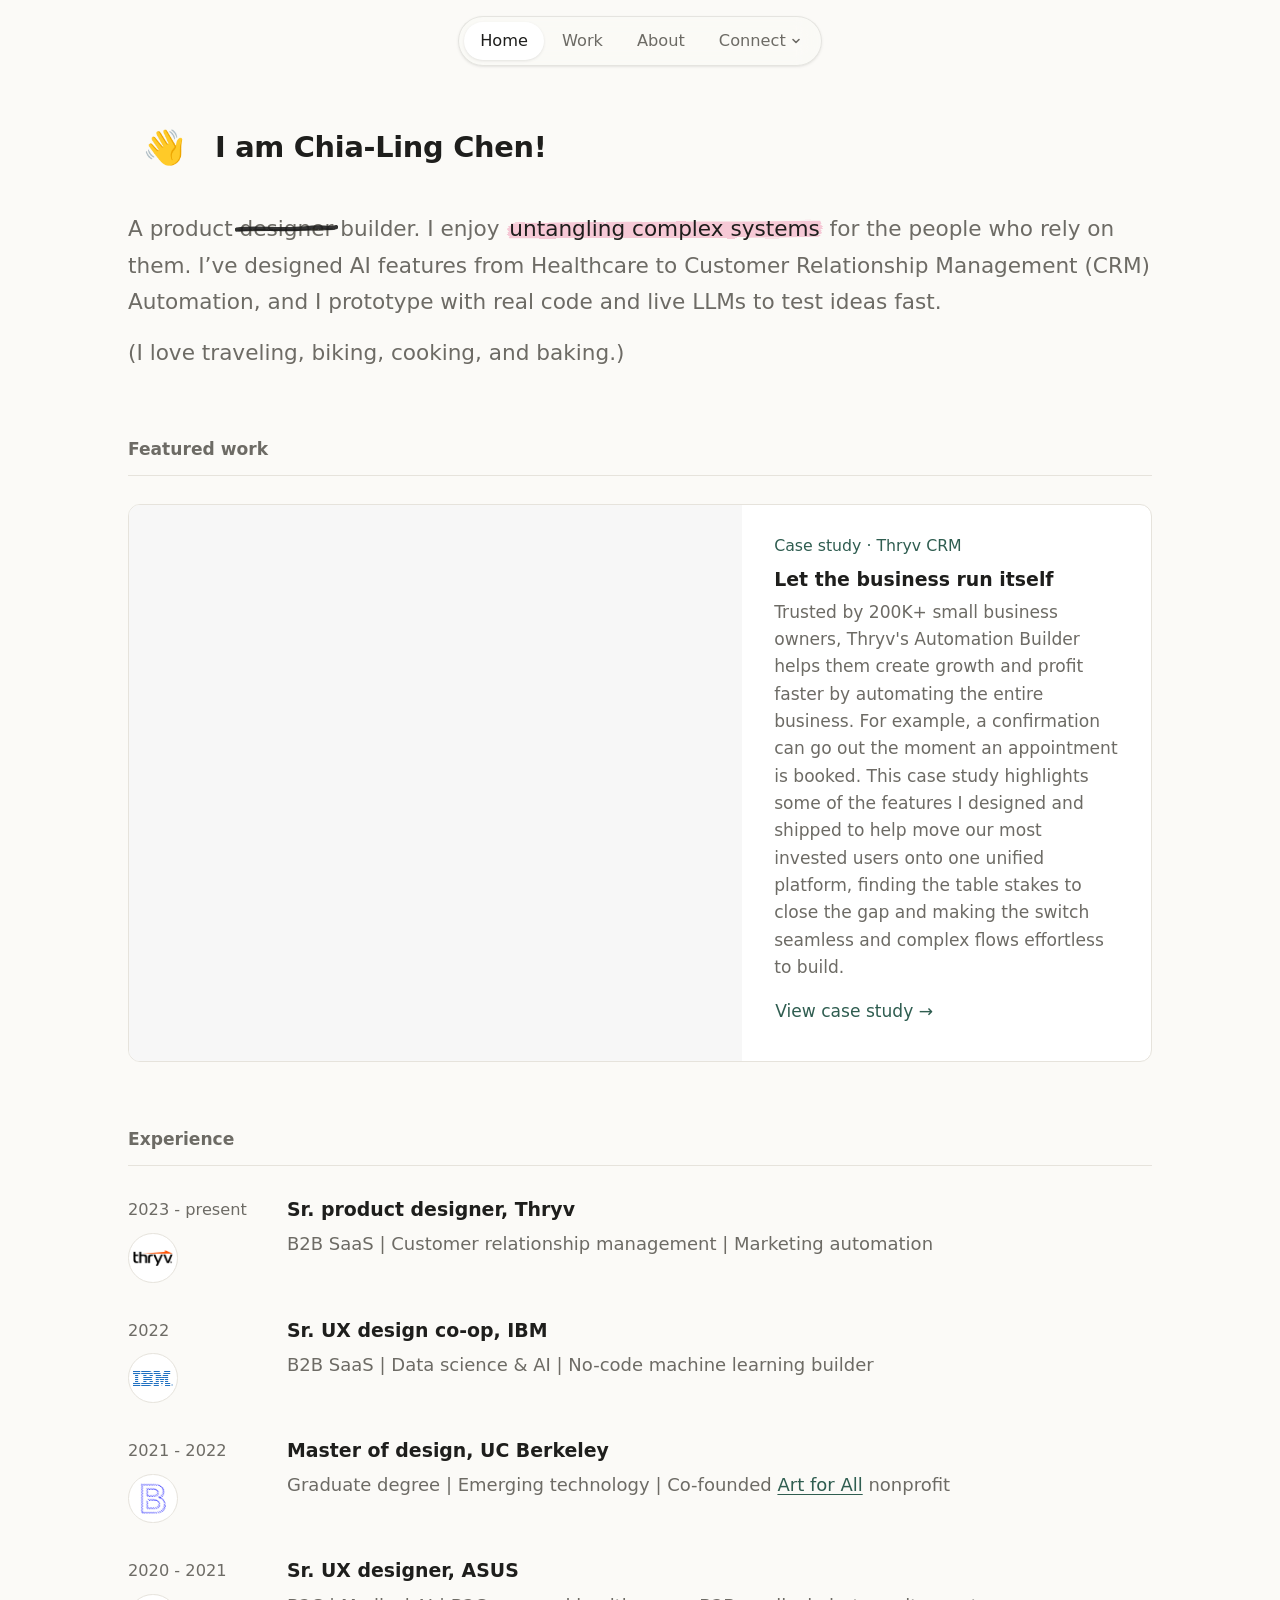
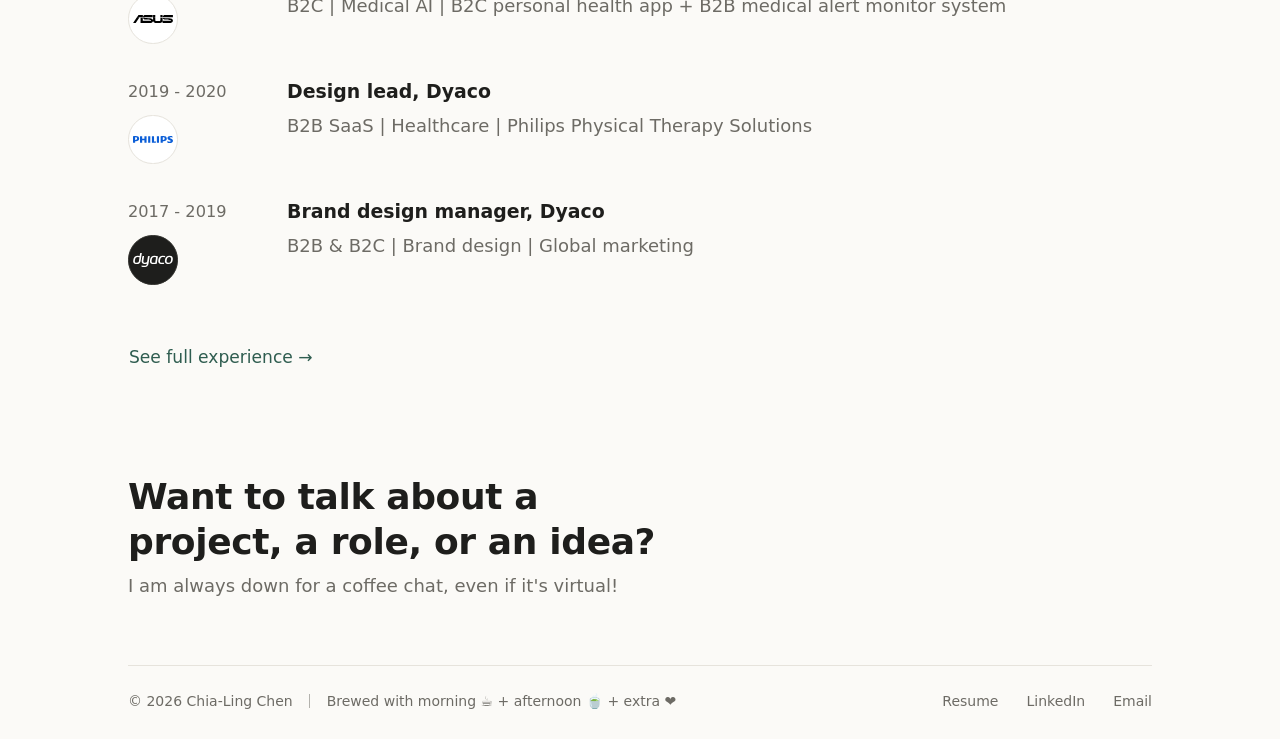
<file: index.html>
<!doctype html>
<html lang="en">
<head>
  <meta charset="utf-8">
  <meta name="viewport" content="width=device-width, initial-scale=1">
  <meta name="color-scheme" content="light dark">
  <title>Chia-Ling Chen</title>
  <meta name="description" content="Chia-Ling Chen, product builder at Thryv CRM.">
  <link rel="stylesheet" href="style.css?v=81">
  <script>
    // First visit to home: hold the intro until the welcome sequence plays (?intro replays it)
    try {
      var replay = /[?&](intro|peek)\b/.test(location.search);
      if (!matchMedia('(prefers-reduced-motion: reduce)').matches && (replay || localStorage.getItem('home-intro') !== '1')) {
        document.documentElement.classList.add('intro-pending');
      }
    } catch (e) {}
  </script>
  <!-- Google tag (gtag.js) -->
  <script async src="https://www.googletagmanager.com/gtag/js?id=G-07SR0QSF4S"></script>
  <script>
    window.dataLayer = window.dataLayer || [];
    function gtag(){dataLayer.push(arguments);}
    gtag('js', new Date());
    gtag('config', 'G-07SR0QSF4S');
  </script>
</head>
<body>
  <main>
    <header class="site-header">
      <nav class="anchors" aria-label="Site">
        <span class="nav-indicator" aria-hidden="true"></span>
        <a href="index.html" aria-current="page">Home</a>
        <a href="thryv-automation.html">Work</a>
        <a href="about.html">About</a>
        <div class="nav-menu">
          <button class="nav-trigger" type="button" aria-expanded="false" aria-controls="connect-menu">Connect <svg class="nav-caret" viewBox="0 0 12 12" aria-hidden="true"><path d="M3 4.5 6 7.5 9 4.5"/></svg></button>
          <div class="nav-dropdown" id="connect-menu">
            <a href="https://app.box.com/s/g18ac6s28a0lqebf420xtzzz90ov93px" target="_blank" rel="noopener">
              <svg viewBox="0 0 24 24" aria-hidden="true"><path d="M14 3H7a2 2 0 0 0-2 2v14a2 2 0 0 0 2 2h10a2 2 0 0 0 2-2V8z"/><path d="M14 3v5h5M9 13h6M9 17h6"/></svg>Resume
            </a>
            <a href="https://www.linkedin.com/in/silvia-chia-ling-chen" target="_blank" rel="noopener">
              <svg viewBox="0 0 24 24" aria-hidden="true"><rect x="3" y="3" width="18" height="18" rx="3"/><path d="M8 10v7M8 7v.01M12 17v-4a2 2 0 0 1 4 0v4M12 10v7"/></svg>LinkedIn
            </a>
            <a href="mailto:chialing83@gmail.com">
              <svg viewBox="0 0 24 24" aria-hidden="true"><rect x="3" y="5" width="18" height="14" rx="2"/><path d="m3 7 9 6 9-6"/></svg>Email
            </a>
          </div>
        </div>
      </nav>
    </header>

    <header id="hi" class="hero">
      <div class="hero-top">
        <span class="avatar-ring">
          <span class="avatar" tabindex="0" role="img" aria-label="Chia-Ling Chen, profile picture">
            <span class="avatar__card">
              <img fetchpriority="high" decoding="async" class="avatar__photo" src="avatar.jpg" alt="" />
              <span class="avatar__wave" aria-hidden="true"><span class="avatar__hand">👋</span></span>
            </span>
          </span>
        </span>
        <div>
          <h1>I am Chia-Ling Chen!</h1>
        </div>
      </div>
      <p class="bio">A product <s>designer</s> builder. I enjoy <mark>untangling complex systems</mark> for the people who rely on them. I’ve designed AI features from Healthcare to Customer Relationship Management (CRM) Automation, and I prototype with real code and live LLMs to test ideas fast.</p>
      <p class="bio-aside">(I love traveling, biking, cooking, and baking.)</p>
    </header>

    <section id="highlights">
      <h2>Featured work</h2>
      <a class="card card--hero" href="thryv-automation.html">
        <figure class="card__media">
          <video autoplay src="media/thryv-automation/hero-flow.mp4?v=2" muted loop playsinline preload="auto" aria-label="Automation Builder canvas in Thryv CRM"></video>
        </figure>
        <div class="card__body">
          <div class="platform">Case study · Thryv CRM</div>
          <h3>Let the business run itself</h3>
          <p>Trusted by 200K+ small business owners, Thryv's Automation Builder helps them create growth and profit faster by automating the entire business. For example, a confirmation can go out the moment an appointment is booked. This case study highlights some of the features I designed and shipped to help move our most invested users onto one unified platform, finding the table stakes to close the gap and making the switch seamless and complex flows effortless to build.</p>
          <span class="card__cta">View case study →</span>
        </div>
      </a>
      <!-- Placeholder projects, hidden until they are ready: remove "hidden" to show them -->
      <div class="cards" hidden>
        <a class="card" href="#">
          <div class="platform">Web app</div>
          <h3>Project title</h3>
          <p>One line on what it is and why it matters.</p>
        </a>
        <a class="card" href="#">
          <div class="platform">Case study</div>
          <h3>Project title</h3>
          <p>One line on the problem you solved.</p>
        </a>
        <a class="card" href="#">
          <div class="platform">Open source</div>
          <h3>Project title</h3>
          <p>One line on what it does.</p>
        </a>
      </div>
    </section>

    <section id="experience">
      <h2>Experience</h2>
      <ol class="timeline">
        <li>
          <div class="year-col">
            <div class="year">2023 - present</div>
            <a class="logo logo--img" href="https://www.thryv.com/" target="_blank" rel="noopener" aria-label="Thryv website"><img decoding="async" loading="lazy" src="logos/thryv.png" alt=""></a>
          </div>
          <div>
            <h3>Sr. product designer, Thryv</h3>
            <p>B2B SaaS | Customer relationship management | Marketing automation</p>
          </div>
        </li>
        <li>
          <div class="year-col">
            <div class="year">2022</div>
            <a class="logo logo--img" href="https://www.ibm.com/" target="_blank" rel="noopener" aria-label="IBM website"><img decoding="async" loading="lazy" src="logos/ibm.svg" alt=""></a>
          </div>
          <div>
            <h3>Sr. UX design co-op, IBM</h3>
            <p>B2B SaaS | Data science &amp; AI | No-code machine learning builder</p>
          </div>
        </li>
        <li>
          <div class="year-col">
            <div class="year">2021 - 2022</div>
            <a class="logo logo--img" href="https://design.berkeley.edu/" target="_blank" rel="noopener" aria-label="Berkeley MDes website"><img decoding="async" loading="lazy" src="logos/berkeley-mdes.jpg" alt=""></a>
          </div>
          <div>
            <h3>Master of design, UC Berkeley</h3>
            <p>Graduate degree | Emerging technology | Co-founded <a href="https://app.art-for-all.tw/exhibitions" target="_blank" rel="noopener">Art for All</a> nonprofit</p>
          </div>
        </li>
        <li>
          <div class="year-col">
            <div class="year">2020 - 2021</div>
            <a class="logo logo--img" href="https://aics.asus.com/home/" target="_blank" rel="noopener" aria-label="ASUS website"><img decoding="async" loading="lazy" src="logos/asus.svg" alt=""></a>
          </div>
          <div>
            <h3>Sr. UX designer, ASUS</h3>
            <p>B2C | Medical AI | B2C personal health app + B2B medical alert monitor system</p>
          </div>
        </li>
        <li>
          <div class="year-col">
            <div class="year">2019 - 2020</div>
            <a class="logo logo--img" href="https://www.philips.com/" target="_blank" rel="noopener" aria-label="Philips website"><img decoding="async" loading="lazy" src="logos/philips.svg" alt=""></a>
          </div>
          <div>
            <h3>Design lead, Dyaco</h3>
            <p>B2B SaaS | Healthcare | Philips Physical Therapy Solutions</p>
          </div>
        </li>
        <li>
          <div class="year-col">
            <div class="year">2017 - 2019</div>
            <a class="logo logo--img logo--dark" href="https://dyaco.com/en/" target="_blank" rel="noopener" aria-label="Dyaco website"><img decoding="async" loading="lazy" src="logos/dyaco.svg" alt=""></a>
          </div>
          <div>
            <h3>Brand design manager, Dyaco</h3>
            <p>B2B &amp; B2C | Brand design | Global marketing</p>
          </div>
        </li>
      </ol>
      <p class="more"><a href="about.html">See full experience →</a></p>
    </section>

    <section class="cta" aria-label="Get in touch">
      <p class="footer__pitch">Want to talk about a project, a role, or an idea?</p>
      <p class="footer__sub">I am always down for a coffee chat, even if it's virtual!</p>
    </section>

    <footer>
      <p class="footer__note">&copy; 2026 Chia-Ling Chen <span class="footer__sep" aria-hidden="true"></span> Brewed with morning ☕️ + afternoon 🍵 + extra ❤️</p>
      <nav class="footer__links" aria-label="Contact">
        <a href="https://app.box.com/s/g18ac6s28a0lqebf420xtzzz90ov93px" target="_blank" rel="noopener">Resume</a>
        <a href="https://www.linkedin.com/in/silvia-chia-ling-chen" target="_blank" rel="noopener">LinkedIn</a>
        <a href="mailto:chialing83@gmail.com">Email</a>
      </nav>
    </footer>
  </main>
  <script>
    // Toggle on tap/click for touch devices
    const avatar = document.querySelector('.avatar');
    avatar.addEventListener('click', () => avatar.classList.toggle('is-active'));

    // First visit: play the welcome sequence, then flip the profile photo once to hint at the wave
    const root = document.documentElement;
    if (root.classList.contains('intro-pending')) {
      const start = () => {
        root.classList.remove('intro-pending');
        root.classList.add('intro-play');
        try { localStorage.setItem('home-intro', '1'); } catch (e) {}
        setTimeout(() => {
          if (avatar.matches(':hover') || avatar.classList.contains('is-active')) return;
          avatar.classList.add('is-peek');
          setTimeout(() => avatar.classList.remove('is-peek'), 1900);
        }, 150);
      };
      // Wait until the tab is visible, so a page opened in the background still gets it
      if (document.visibilityState === 'visible') start();
      else document.addEventListener('visibilitychange', function onShow() {
        if (document.visibilityState !== 'visible') return;
        document.removeEventListener('visibilitychange', onShow);
        start();
      });
    }
  </script>
  <script src="nav.js?v=2"></script>
  <script src="motion.js?v=8"></script>
</body>
</html>
</file>
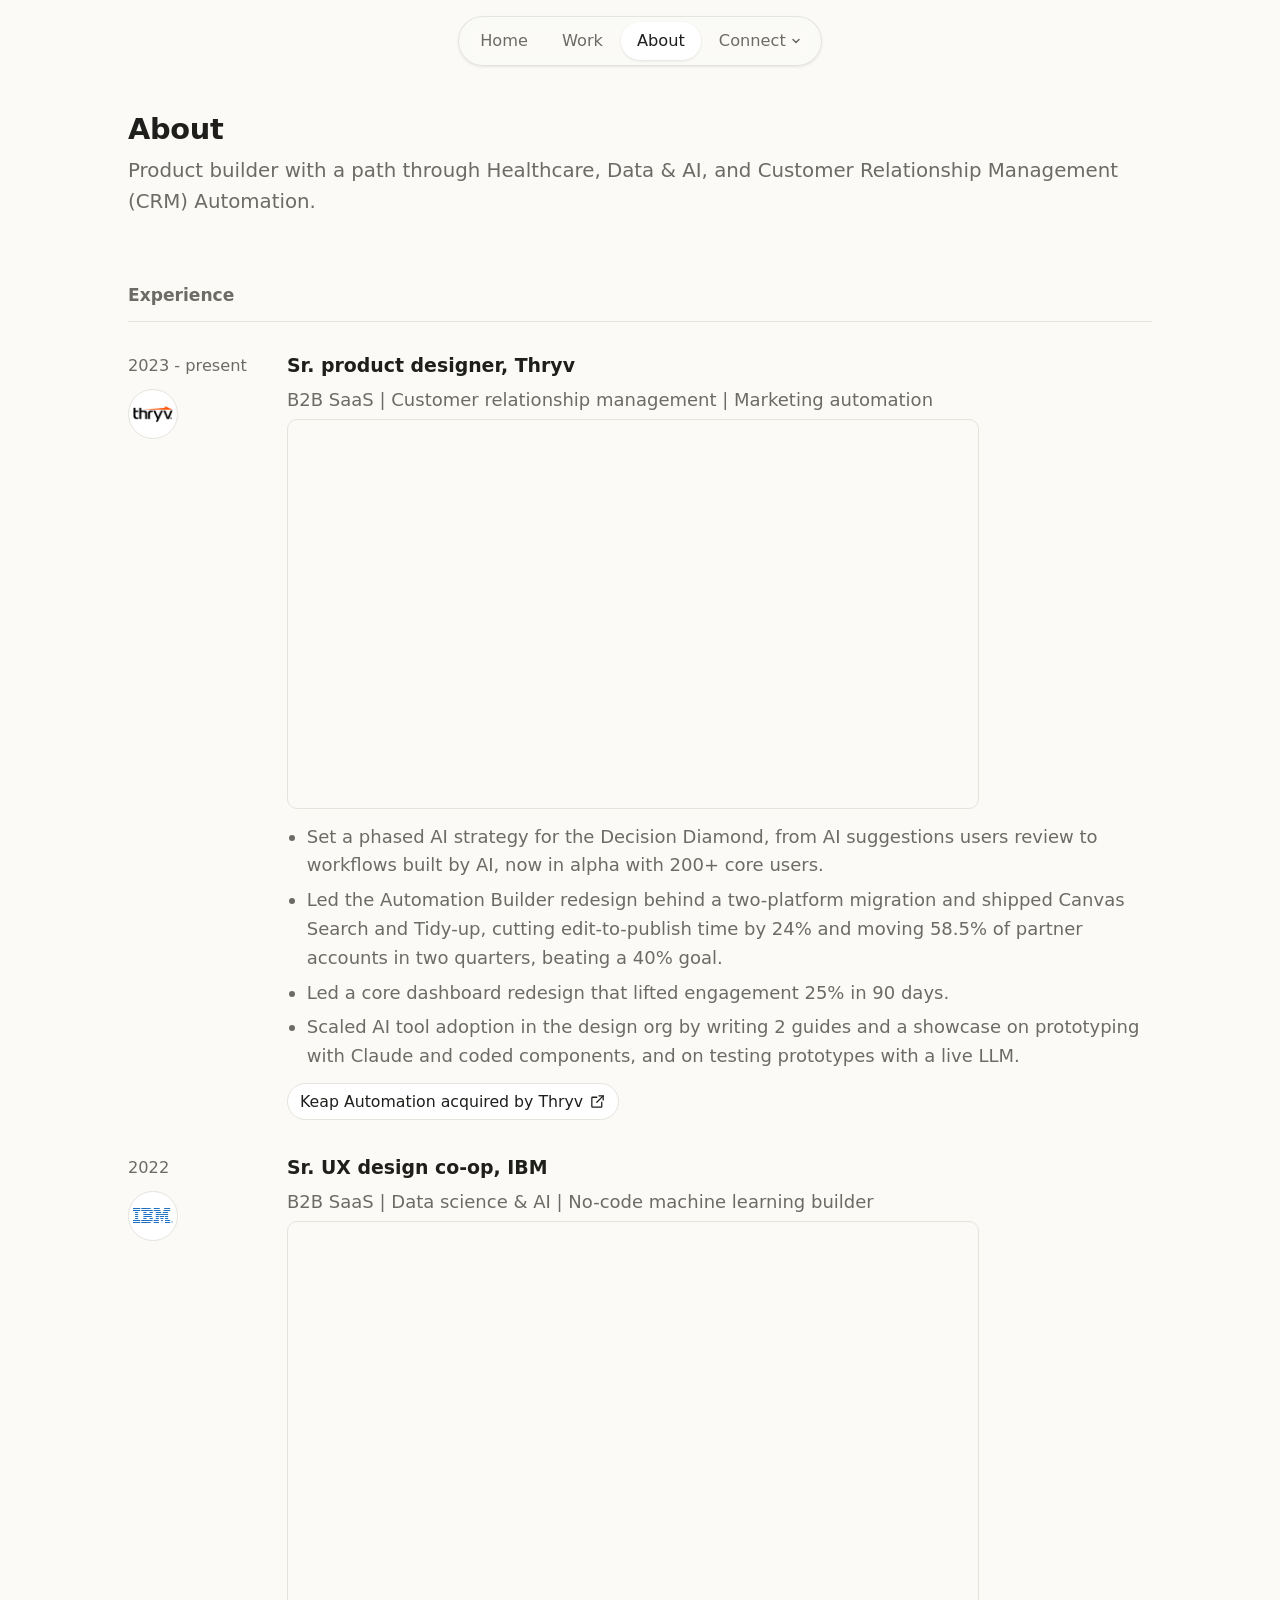
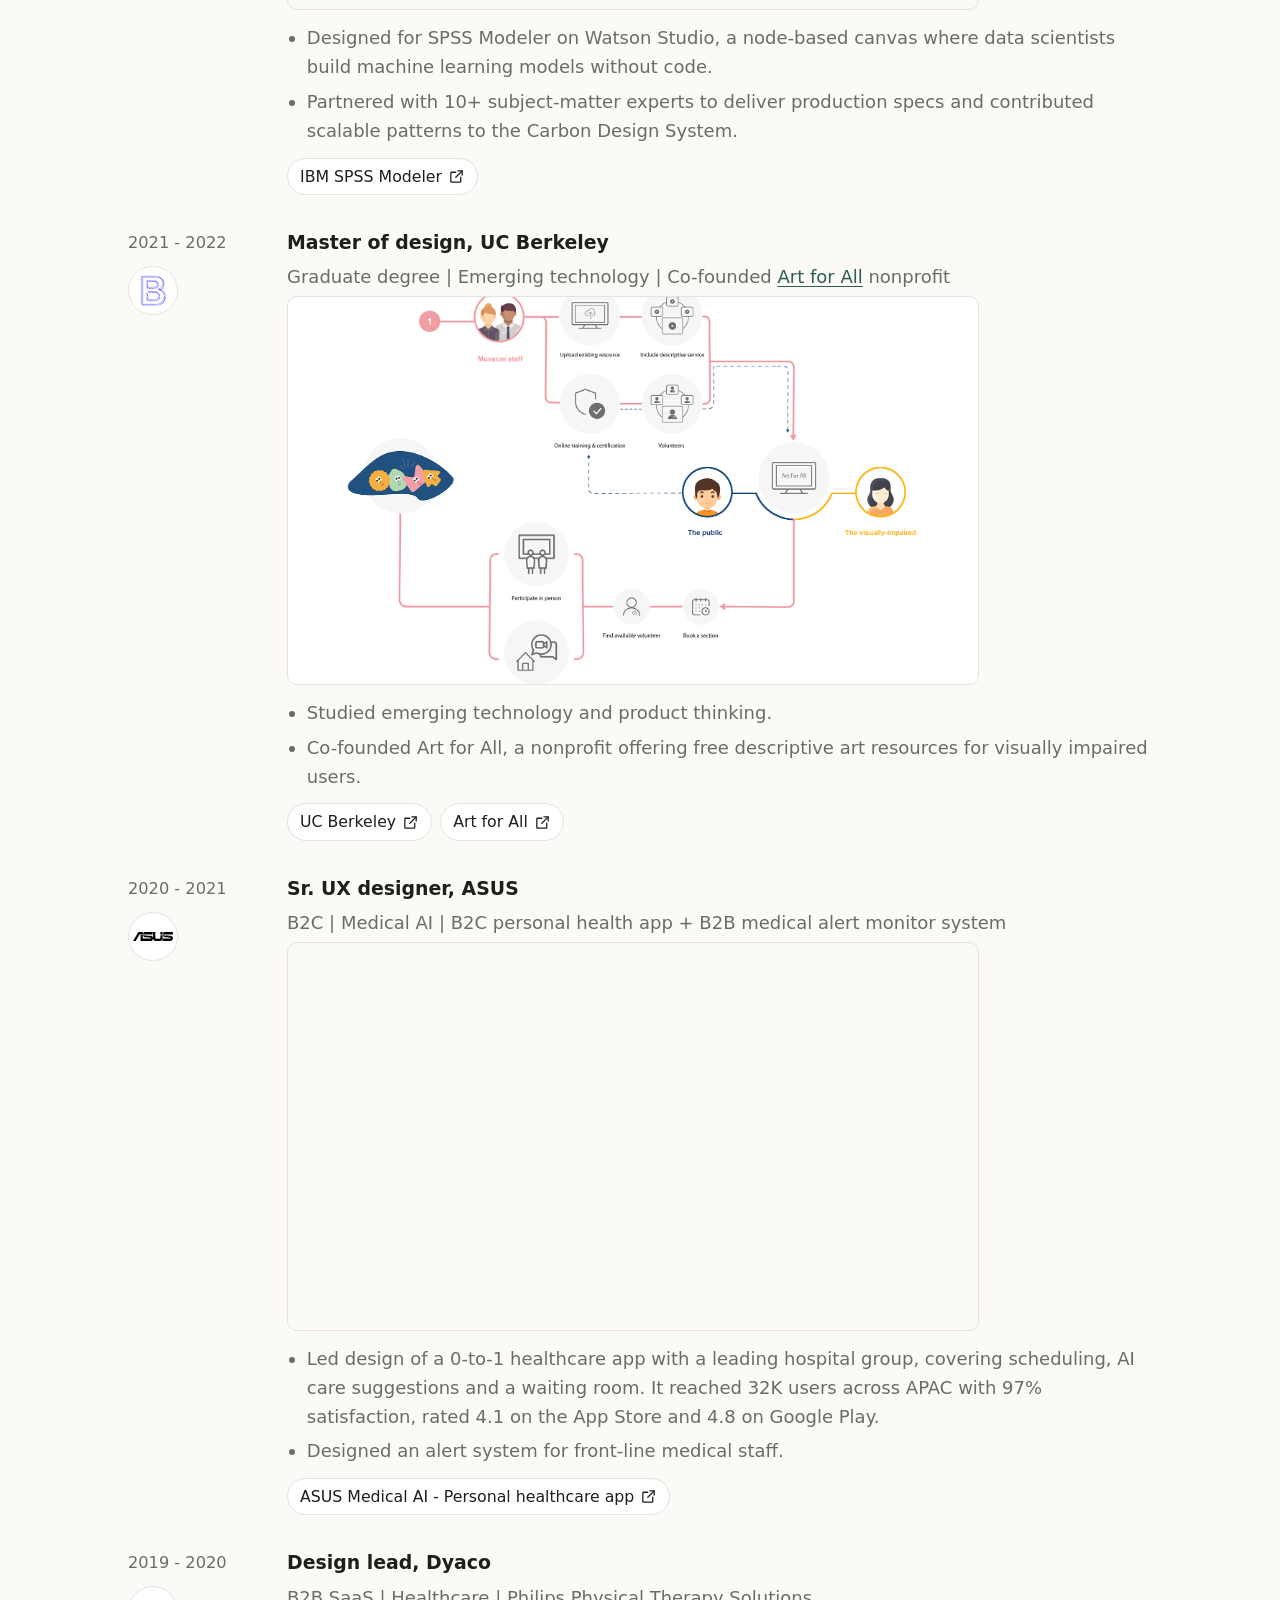
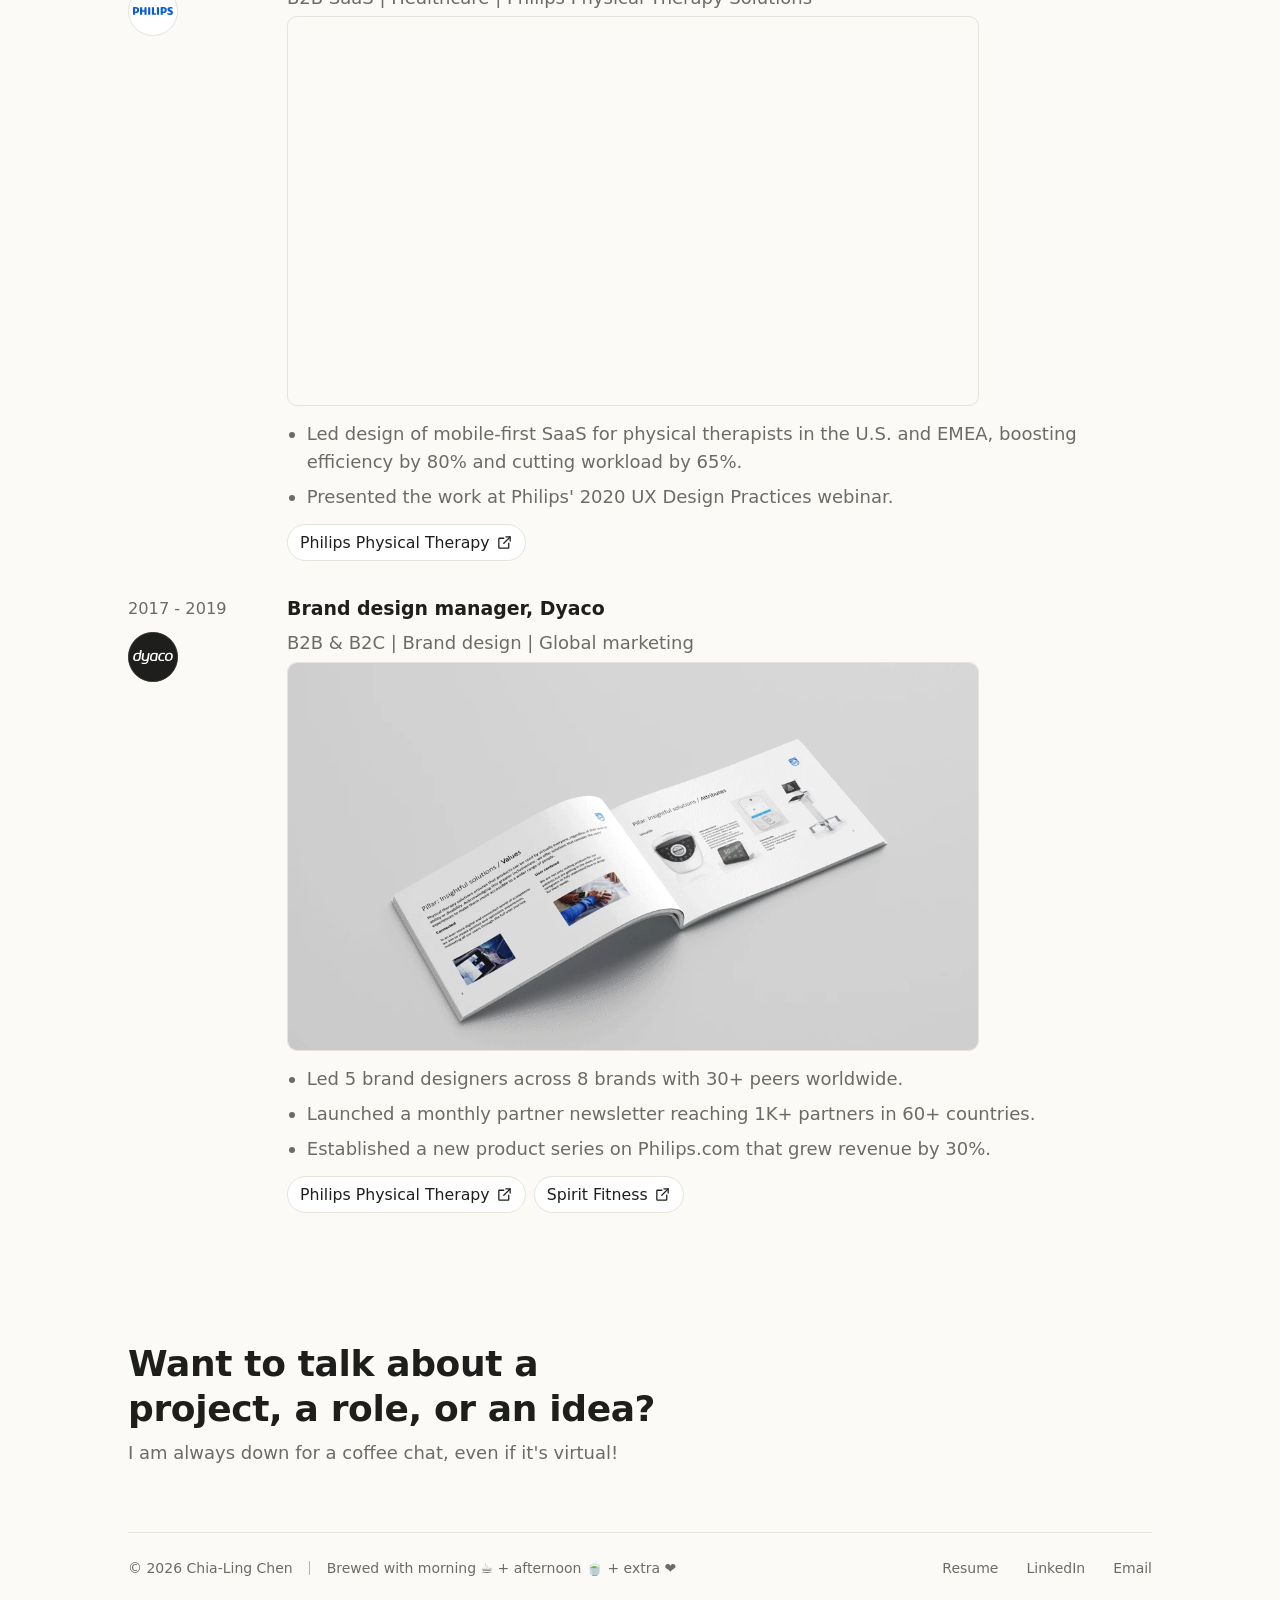
<file: about.html>
<!doctype html>
<html lang="en">
<head>
  <meta charset="utf-8">
  <meta name="viewport" content="width=device-width, initial-scale=1">
  <meta name="color-scheme" content="light dark">
  <title>About · Chia-Ling Chen</title>
  <meta name="description" content="Chia-Ling Chen's background and experience.">
  <link rel="stylesheet" href="style.css?v=81">
  <!-- Google tag (gtag.js) -->
  <script async src="https://www.googletagmanager.com/gtag/js?id=G-07SR0QSF4S"></script>
  <script>
    window.dataLayer = window.dataLayer || [];
    function gtag(){dataLayer.push(arguments);}
    gtag('js', new Date());
    gtag('config', 'G-07SR0QSF4S');
  </script>
</head>
<body>
  <main>
    <header class="site-header">
      <nav class="anchors" aria-label="Site">
        <span class="nav-indicator" aria-hidden="true"></span>
        <a href="index.html">Home</a>
        <a href="thryv-automation.html">Work</a>
        <a href="about.html" aria-current="page">About</a>
        <div class="nav-menu">
          <button class="nav-trigger" type="button" aria-expanded="false" aria-controls="connect-menu">Connect <svg class="nav-caret" viewBox="0 0 12 12" aria-hidden="true"><path d="M3 4.5 6 7.5 9 4.5"/></svg></button>
          <div class="nav-dropdown" id="connect-menu">
            <a href="https://app.box.com/s/g18ac6s28a0lqebf420xtzzz90ov93px" target="_blank" rel="noopener">
              <svg viewBox="0 0 24 24" aria-hidden="true"><path d="M14 3H7a2 2 0 0 0-2 2v14a2 2 0 0 0 2 2h10a2 2 0 0 0 2-2V8z"/><path d="M14 3v5h5M9 13h6M9 17h6"/></svg>Resume
            </a>
            <a href="https://www.linkedin.com/in/silvia-chia-ling-chen" target="_blank" rel="noopener">
              <svg viewBox="0 0 24 24" aria-hidden="true"><rect x="3" y="3" width="18" height="18" rx="3"/><path d="M8 10v7M8 7v.01M12 17v-4a2 2 0 0 1 4 0v4M12 10v7"/></svg>LinkedIn
            </a>
            <a href="mailto:chialing83@gmail.com">
              <svg viewBox="0 0 24 24" aria-hidden="true"><rect x="3" y="5" width="18" height="14" rx="2"/><path d="m3 7 9 6 9-6"/></svg>Email
            </a>
          </div>
        </div>
      </nav>
    </header>

    <header class="page-head">
      <h1>About</h1>
      <p>Product builder with a path through Healthcare, Data & AI, and Customer Relationship Management (CRM) Automation.</p>
    </header>

    <section id="journey">
      <h2>Experience</h2>
      <ol class="timeline">
        <li>
          <div class="year-col">
            <div class="year">2023 - present</div>
            <a class="logo logo--img" href="https://www.thryv.com/" target="_blank" rel="noopener" aria-label="Thryv website"><img decoding="async" loading="lazy" src="logos/thryv.png" alt=""></a>
          </div>
          <div>
            <h3>Sr. product designer, Thryv</h3>
            <p class="role-meta">B2B SaaS | Customer relationship management | Marketing automation</p>
            <figure class="exp-media">
              <video autoplay src="media/thryv-search/search-on-canvas.mp4" muted loop playsinline preload="auto" aria-label="Search on canvas in the Thryv Automation Builder"></video>
            </figure>
            <ul>
              <li>Set a phased AI strategy for the Decision Diamond, from AI suggestions users review to workflows built by AI, now in alpha with 200+ core users.</li>
              <li>Led the Automation Builder redesign behind a two-platform migration and shipped Canvas Search and Tidy-up, cutting edit-to-publish time by 24% and moving 58.5% of partner accounts in two quarters, beating a 40% goal.</li>
              <li>Led a core dashboard redesign that lifted engagement 25% in 90 days.</li>
              <li>Scaled AI tool adoption in the design org by writing 2 guides and a showcase on prototyping with Claude and coded components, and on testing prototypes with a live LLM.</li>
            </ul>
            <div class="links">
              <a class="link-btn" href="https://keap.com/solutions/automation" target="_blank" rel="noopener">Keap Automation acquired by Thryv <svg viewBox="0 0 24 24" aria-hidden="true"><path d="M14 4h6v6"/><path d="M20 4 11 13"/><path d="M18 13v6a1 1 0 0 1-1 1H5a1 1 0 0 1-1-1V7a1 1 0 0 1 1-1h6"/></svg></a>
            </div>
          </div>
        </li>
        <li>
          <div class="year-col">
            <div class="year">2022</div>
            <a class="logo logo--img" href="https://www.ibm.com/" target="_blank" rel="noopener" aria-label="IBM website"><img decoding="async" loading="lazy" src="logos/ibm.svg" alt=""></a>
          </div>
          <div>
            <h3>Sr. UX design co-op, IBM</h3>
            <p class="role-meta">B2B SaaS | Data science &amp; AI | No-code machine learning builder</p>
            <figure class="exp-media">
              <video src="media/ibm-spss/spss-demo.mp4" muted loop playsinline preload="none" aria-label="SPSS Modeler canvas on Watson Studio"></video>
            </figure>
            <ul>
              <li>Designed for SPSS Modeler on Watson Studio, a node-based canvas where data scientists build machine learning models without code.</li>
              <li>Partnered with 10+ subject-matter experts to deliver production specs and contributed scalable patterns to the Carbon Design System.</li>
            </ul>
            <div class="links">
              <a class="link-btn" href="https://www.ibm.com/products/spss-modeler" target="_blank" rel="noopener">IBM SPSS Modeler <svg viewBox="0 0 24 24" aria-hidden="true"><path d="M14 4h6v6"/><path d="M20 4 11 13"/><path d="M18 13v6a1 1 0 0 1-1 1H5a1 1 0 0 1-1-1V7a1 1 0 0 1 1-1h6"/></svg></a>
            </div>
          </div>
        </li>
        <li>
          <div class="year-col">
            <div class="year">2021 - 2022</div>
            <a class="logo logo--img" href="https://design.berkeley.edu/" target="_blank" rel="noopener" aria-label="Berkeley MDes website"><img decoding="async" loading="lazy" src="logos/berkeley-mdes.jpg" alt=""></a>
          </div>
          <div>
            <h3>Master of design, UC Berkeley</h3>
            <p class="role-meta">Graduate degree | Emerging technology | Co-founded <a href="https://app.art-for-all.tw/exhibitions" target="_blank" rel="noopener">Art for All</a> nonprofit</p>
            <figure class="exp-media">
              <img decoding="async" loading="lazy" src="media/uc-berkeley/art-for-all-flow.png" style="background: #fff;" alt="Art for All service flow: museum staff upload resources and add descriptive services, volunteers are trained and certified, and the public books a section to enjoy art remotely">
            </figure>
            <ul>
              <li>Studied emerging technology and product thinking.</li>
              <li>Co-founded Art for All, a nonprofit offering free descriptive art resources for visually impaired users.</li>
            </ul>
            <div class="links">
              <a class="link-btn" href="https://design.berkeley.edu/mdes-alumni/mdes-student-cohort-fall-2022" target="_blank" rel="noopener">UC Berkeley <svg viewBox="0 0 24 24" aria-hidden="true"><path d="M14 4h6v6"/><path d="M20 4 11 13"/><path d="M18 13v6a1 1 0 0 1-1 1H5a1 1 0 0 1-1-1V7a1 1 0 0 1 1-1h6"/></svg></a>
              <a class="link-btn" href="https://app.art-for-all.tw/exhibitions" target="_blank" rel="noopener">Art for All <svg viewBox="0 0 24 24" aria-hidden="true"><path d="M14 4h6v6"/><path d="M20 4 11 13"/><path d="M18 13v6a1 1 0 0 1-1 1H5a1 1 0 0 1-1-1V7a1 1 0 0 1 1-1h6"/></svg></a>
            </div>
          </div>
        </li>
        <li>
          <div class="year-col">
            <div class="year">2020 - 2021</div>
            <a class="logo logo--img" href="https://aics.asus.com/home/" target="_blank" rel="noopener" aria-label="ASUS website"><img decoding="async" loading="lazy" src="logos/asus.svg" alt=""></a>
          </div>
          <div>
            <h3>Sr. UX designer, ASUS</h3>
            <p class="role-meta">B2C | Medical AI | B2C personal health app + B2B medical alert monitor system</p>
            <figure class="exp-media">
              <video src="media/asus-candycloud/candycloud-highlights.mp4" muted loop playsinline preload="none" aria-label="CandyCloud design highlights in the ASUS medical app"></video>
            </figure>
            <ul>
              <li>Led design of a 0-to-1 healthcare app with a leading hospital group, covering scheduling, AI care suggestions and a waiting room. It reached 32K users across APAC with 97% satisfaction, rated 4.1 on the App Store and 4.8 on Google Play.</li>
              <li>Designed an alert system for front-line medical staff.</li>
            </ul>
            <div class="links">
              <a class="link-btn" href="https://youtu.be/N78xwxmeQm0?si=wWI10j0BIYOIKvsJ" target="_blank" rel="noopener">ASUS Medical AI - Personal healthcare app <svg viewBox="0 0 24 24" aria-hidden="true"><path d="M14 4h6v6"/><path d="M20 4 11 13"/><path d="M18 13v6a1 1 0 0 1-1 1H5a1 1 0 0 1-1-1V7a1 1 0 0 1 1-1h6"/></svg></a>
            </div>
          </div>
        </li>
        <li>
          <div class="year-col">
            <div class="year">2019 - 2020</div>
            <a class="logo logo--img" href="https://www.philips.com/" target="_blank" rel="noopener" aria-label="Philips website"><img decoding="async" loading="lazy" src="logos/philips.svg" alt=""></a>
          </div>
          <div>
            <h3>Design lead, Dyaco</h3>
            <p class="role-meta">B2B SaaS | Healthcare | Philips Physical Therapy Solutions</p>
            <figure class="exp-media">
              <video src="media/philips-mycare/mycare-user-journey.mp4" muted loop playsinline preload="none" aria-label="Philips MyCare user journey"></video>
            </figure>
            <ul>
              <li>Led design of mobile-first SaaS for physical therapists in the U.S. and EMEA, boosting efficiency by 80% and cutting workload by 65%.</li>
              <li>Presented the work at Philips' 2020 UX Design Practices webinar.</li>
            </ul>
            <div class="links">
              <a class="link-btn" href="https://www.philips.ae/p-m-ph/physical-therapy-solutions" target="_blank" rel="noopener">Philips Physical Therapy <svg viewBox="0 0 24 24" aria-hidden="true"><path d="M14 4h6v6"/><path d="M20 4 11 13"/><path d="M18 13v6a1 1 0 0 1-1 1H5a1 1 0 0 1-1-1V7a1 1 0 0 1 1-1h6"/></svg></a>
            </div>
          </div>
        </li>
        <li>
          <div class="year-col">
            <div class="year">2017 - 2019</div>
            <a class="logo logo--img logo--dark" href="https://dyaco.com/en/" target="_blank" rel="noopener" aria-label="Dyaco website"><img decoding="async" loading="lazy" src="logos/dyaco.svg" alt=""></a>
          </div>
          <div>
            <h3>Brand design manager, Dyaco</h3>
            <p class="role-meta">B2B &amp; B2C | Brand design | Global marketing</p>
            <figure class="exp-media">
              <img decoding="async" loading="lazy" src="media/dyaco-brand/brand-pillars.webp" alt="Dyaco brand spread for the Insightful solutions pillar, covering values and product attributes">
            </figure>
            <ul>
              <li>Led 5 brand designers across 8 brands with 30+ peers worldwide.</li>
              <li>Launched a monthly partner newsletter reaching 1K+ partners in 60+ countries.</li>
              <li>Established a new product series on Philips.com that grew revenue by 30%.</li>
            </ul>
            <div class="links">
              <a class="link-btn" href="https://www.philips.ae/p-m-ph/physical-therapy-solutions" target="_blank" rel="noopener">Philips Physical Therapy <svg viewBox="0 0 24 24" aria-hidden="true"><path d="M14 4h6v6"/><path d="M20 4 11 13"/><path d="M18 13v6a1 1 0 0 1-1 1H5a1 1 0 0 1-1-1V7a1 1 0 0 1 1-1h6"/></svg></a>
              <a class="link-btn" href="https://dyaco.com/en/home-use/dyaco-home-use-brands/spirit" target="_blank" rel="noopener">Spirit Fitness <svg viewBox="0 0 24 24" aria-hidden="true"><path d="M14 4h6v6"/><path d="M20 4 11 13"/><path d="M18 13v6a1 1 0 0 1-1 1H5a1 1 0 0 1-1-1V7a1 1 0 0 1 1-1h6"/></svg></a>
            </div>
          </div>
        </li>
      </ol>
    </section>

    <section class="cta" aria-label="Get in touch">
      <p class="footer__pitch">Want to talk about a project, a role, or an idea?</p>
      <p class="footer__sub">I am always down for a coffee chat, even if it's virtual!</p>
    </section>

    <footer>
      <p class="footer__note">&copy; 2026 Chia-Ling Chen <span class="footer__sep" aria-hidden="true"></span> Brewed with morning ☕️ + afternoon 🍵 + extra ❤️</p>
      <nav class="footer__links" aria-label="Contact">
        <a href="https://app.box.com/s/g18ac6s28a0lqebf420xtzzz90ov93px" target="_blank" rel="noopener">Resume</a>
        <a href="https://www.linkedin.com/in/silvia-chia-ling-chen" target="_blank" rel="noopener">LinkedIn</a>
        <a href="mailto:chialing83@gmail.com">Email</a>
      </nav>
    </footer>
  </main>
  <script src="nav.js?v=2"></script>
  <script src="motion.js?v=8"></script>
  <script src="lightbox.js?v=3"></script>
</body>
</html>
</file>
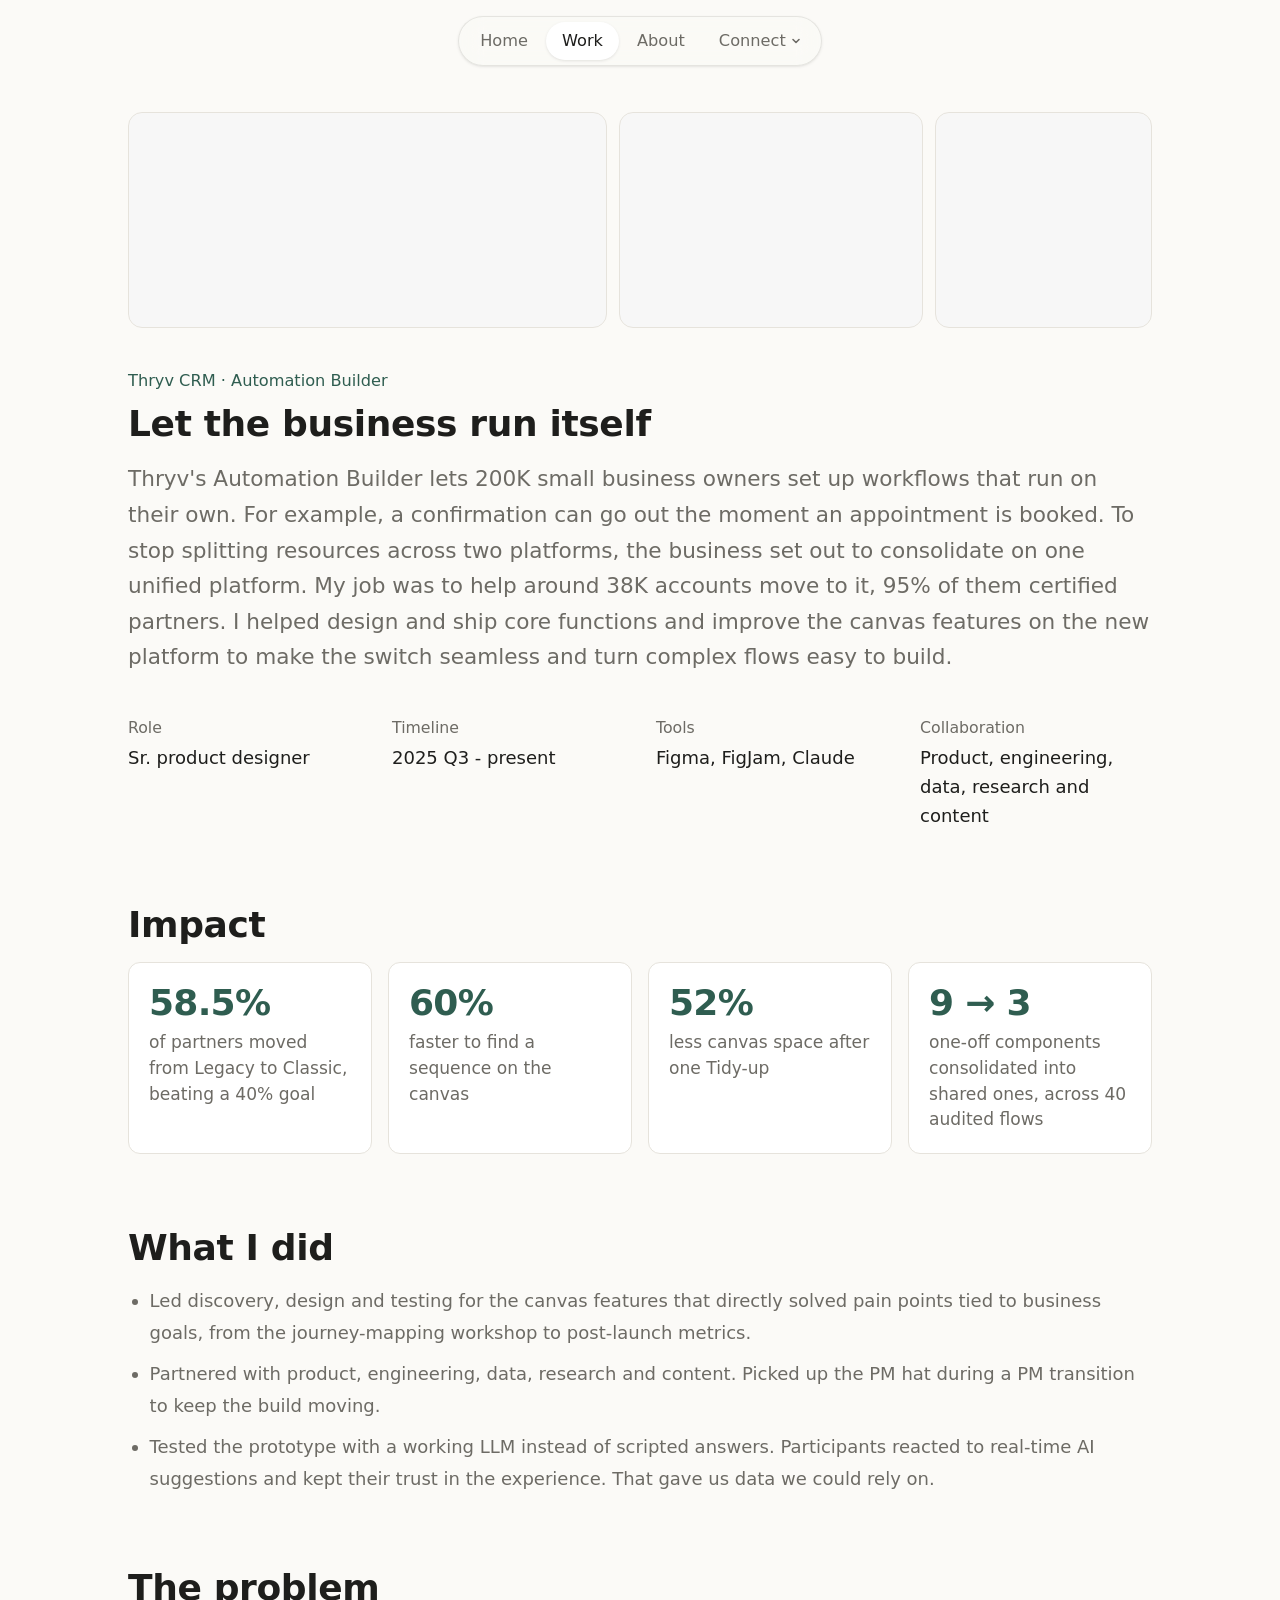
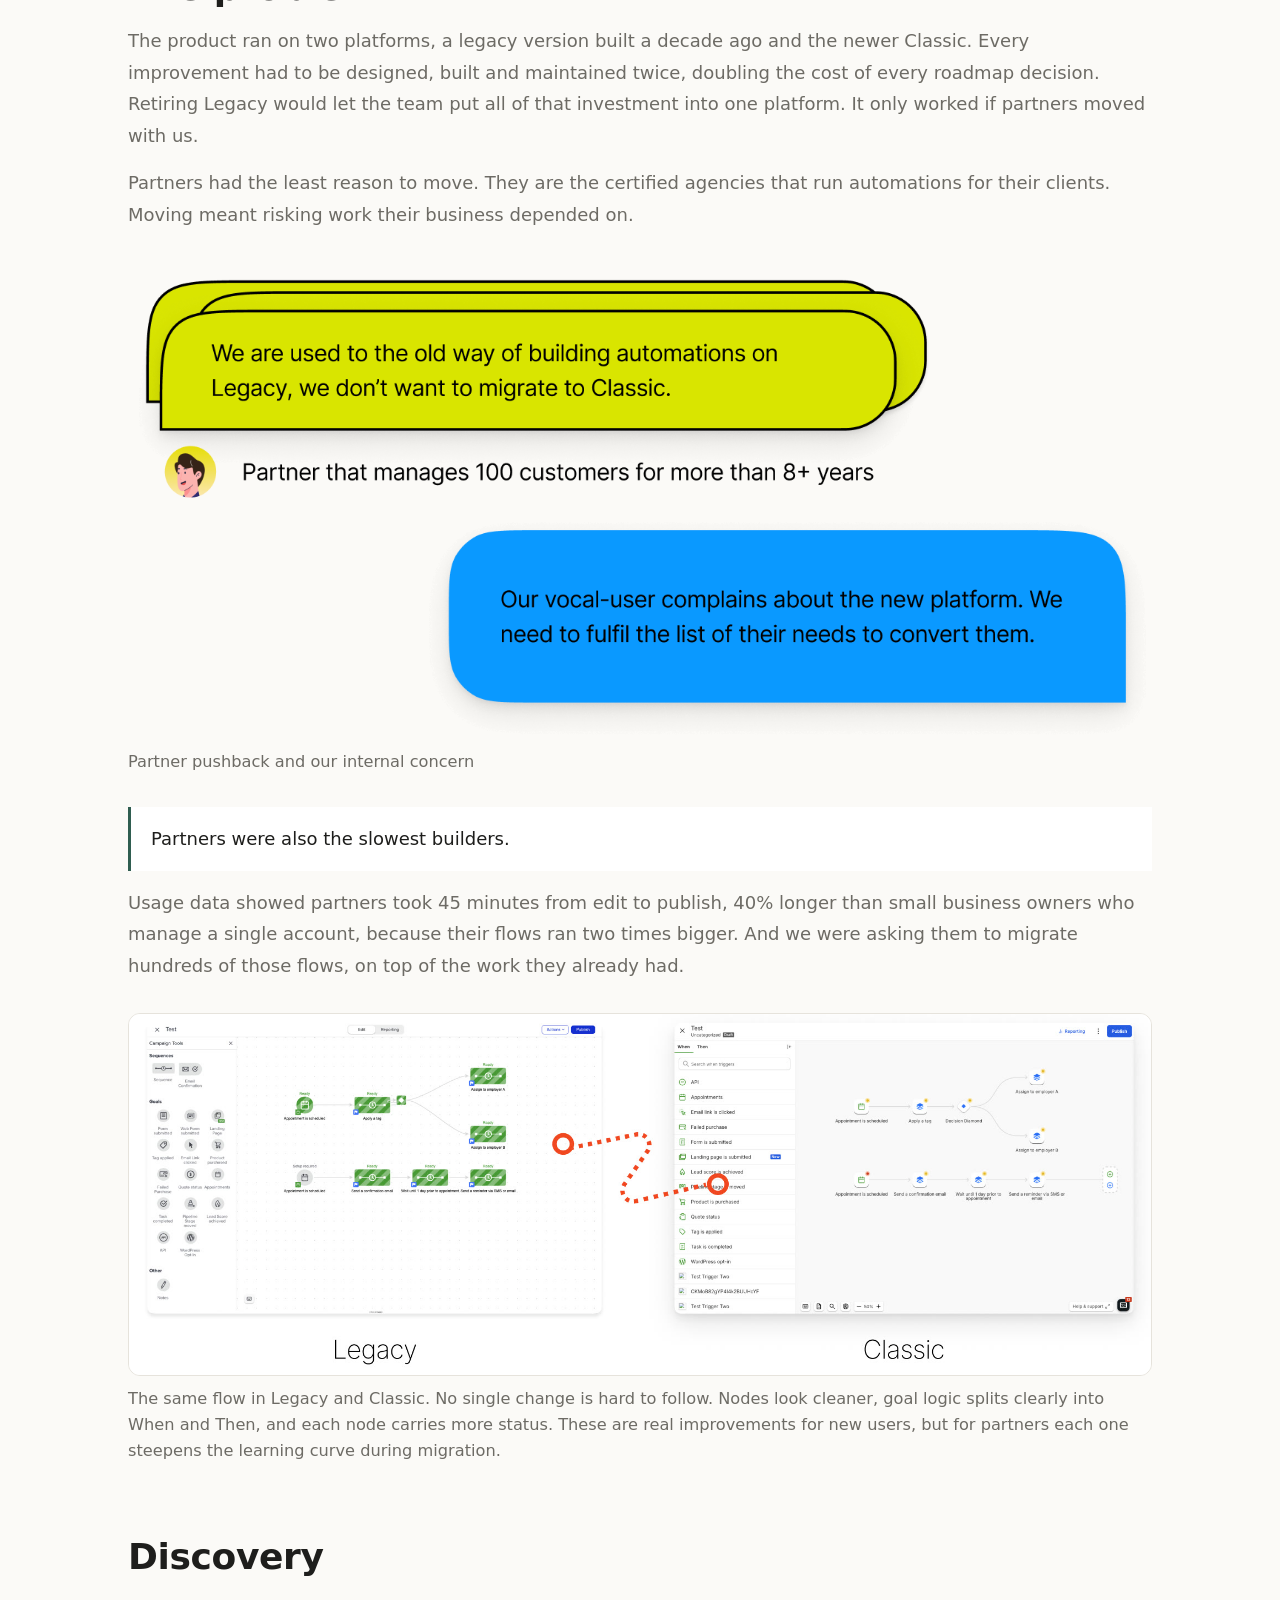
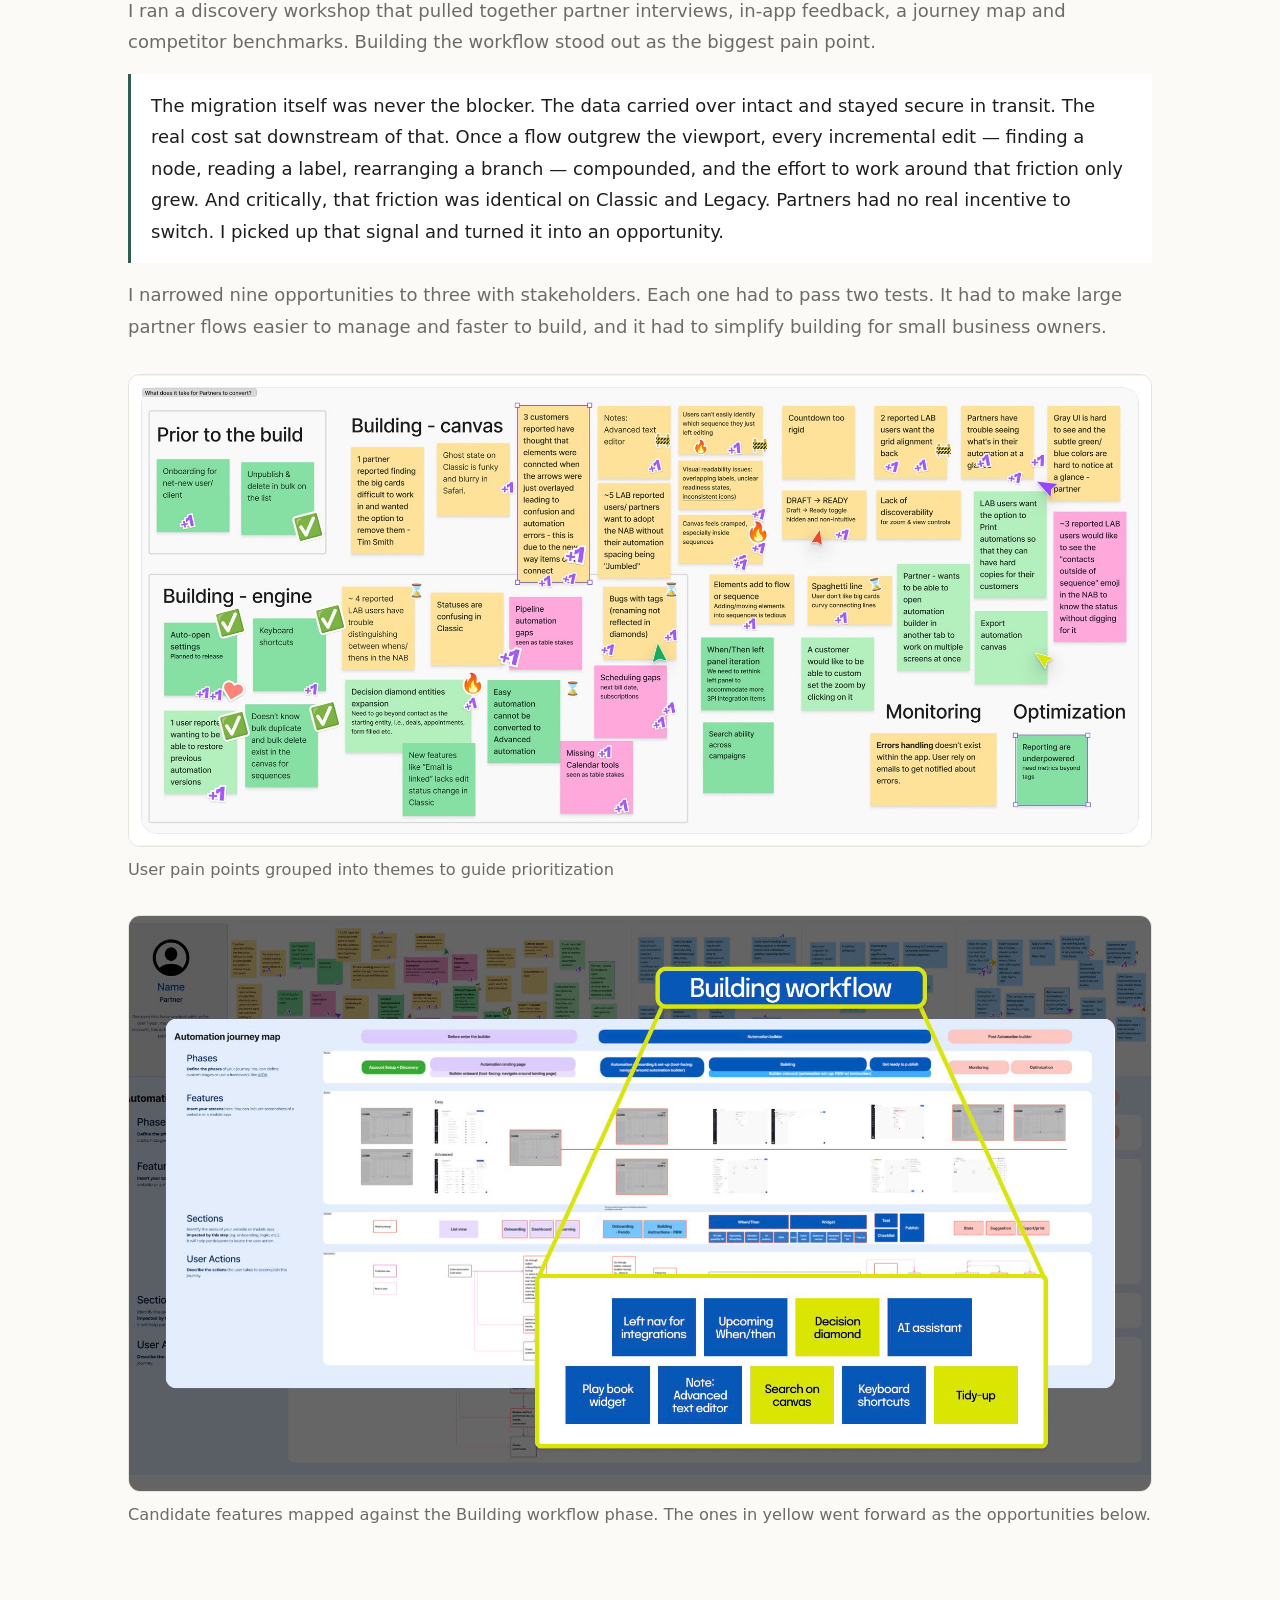
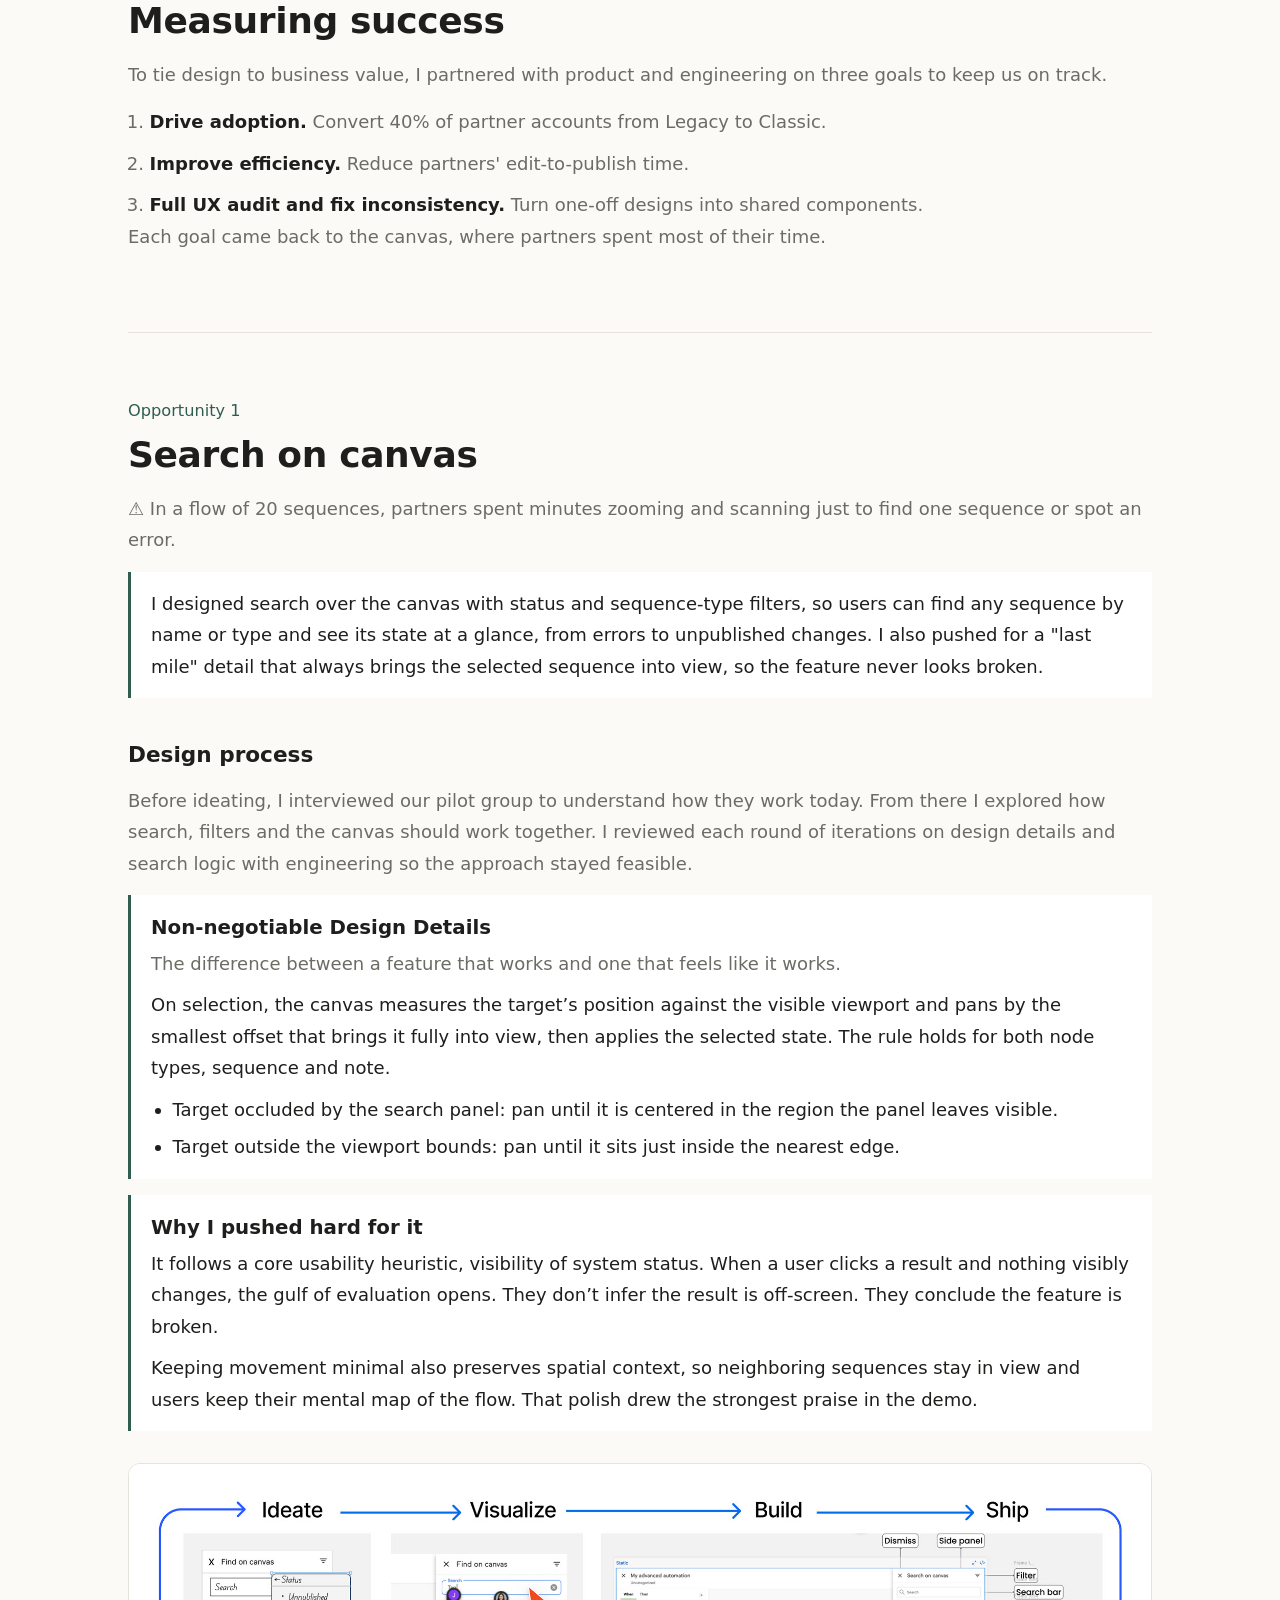
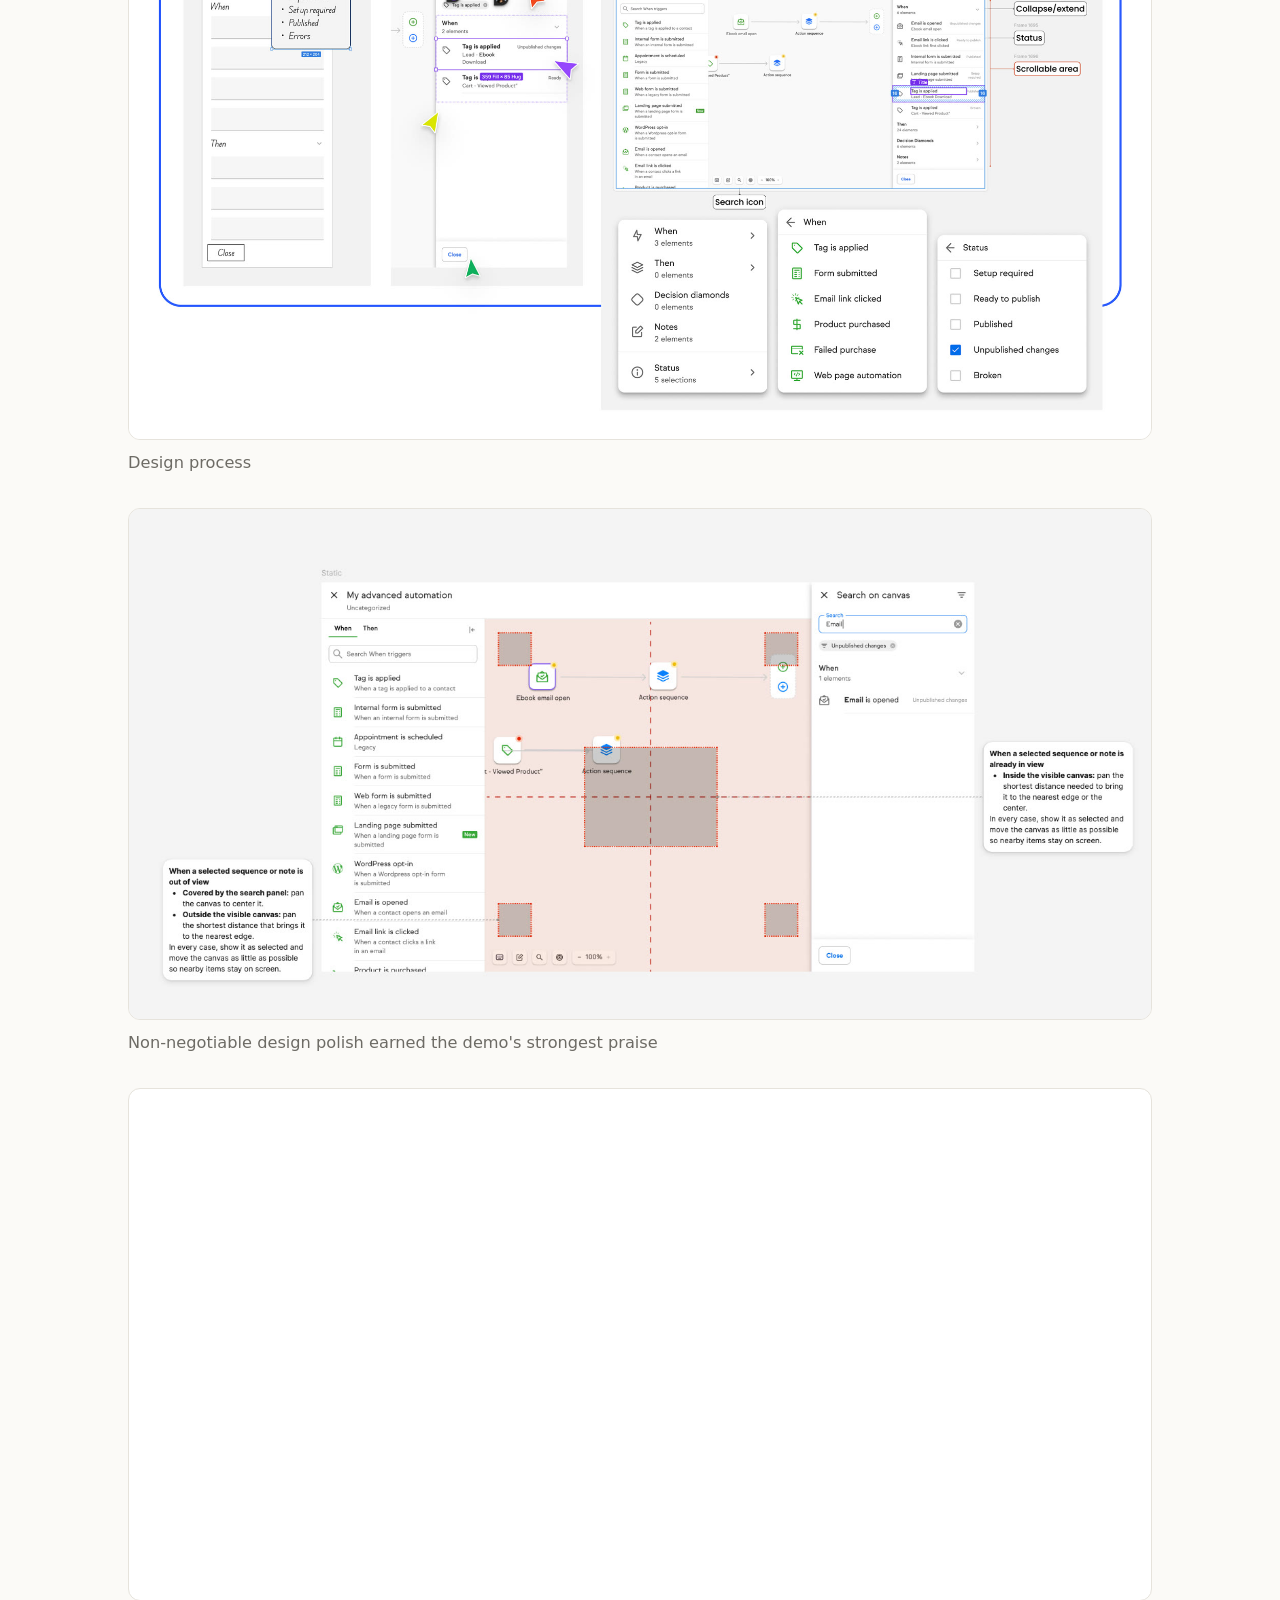
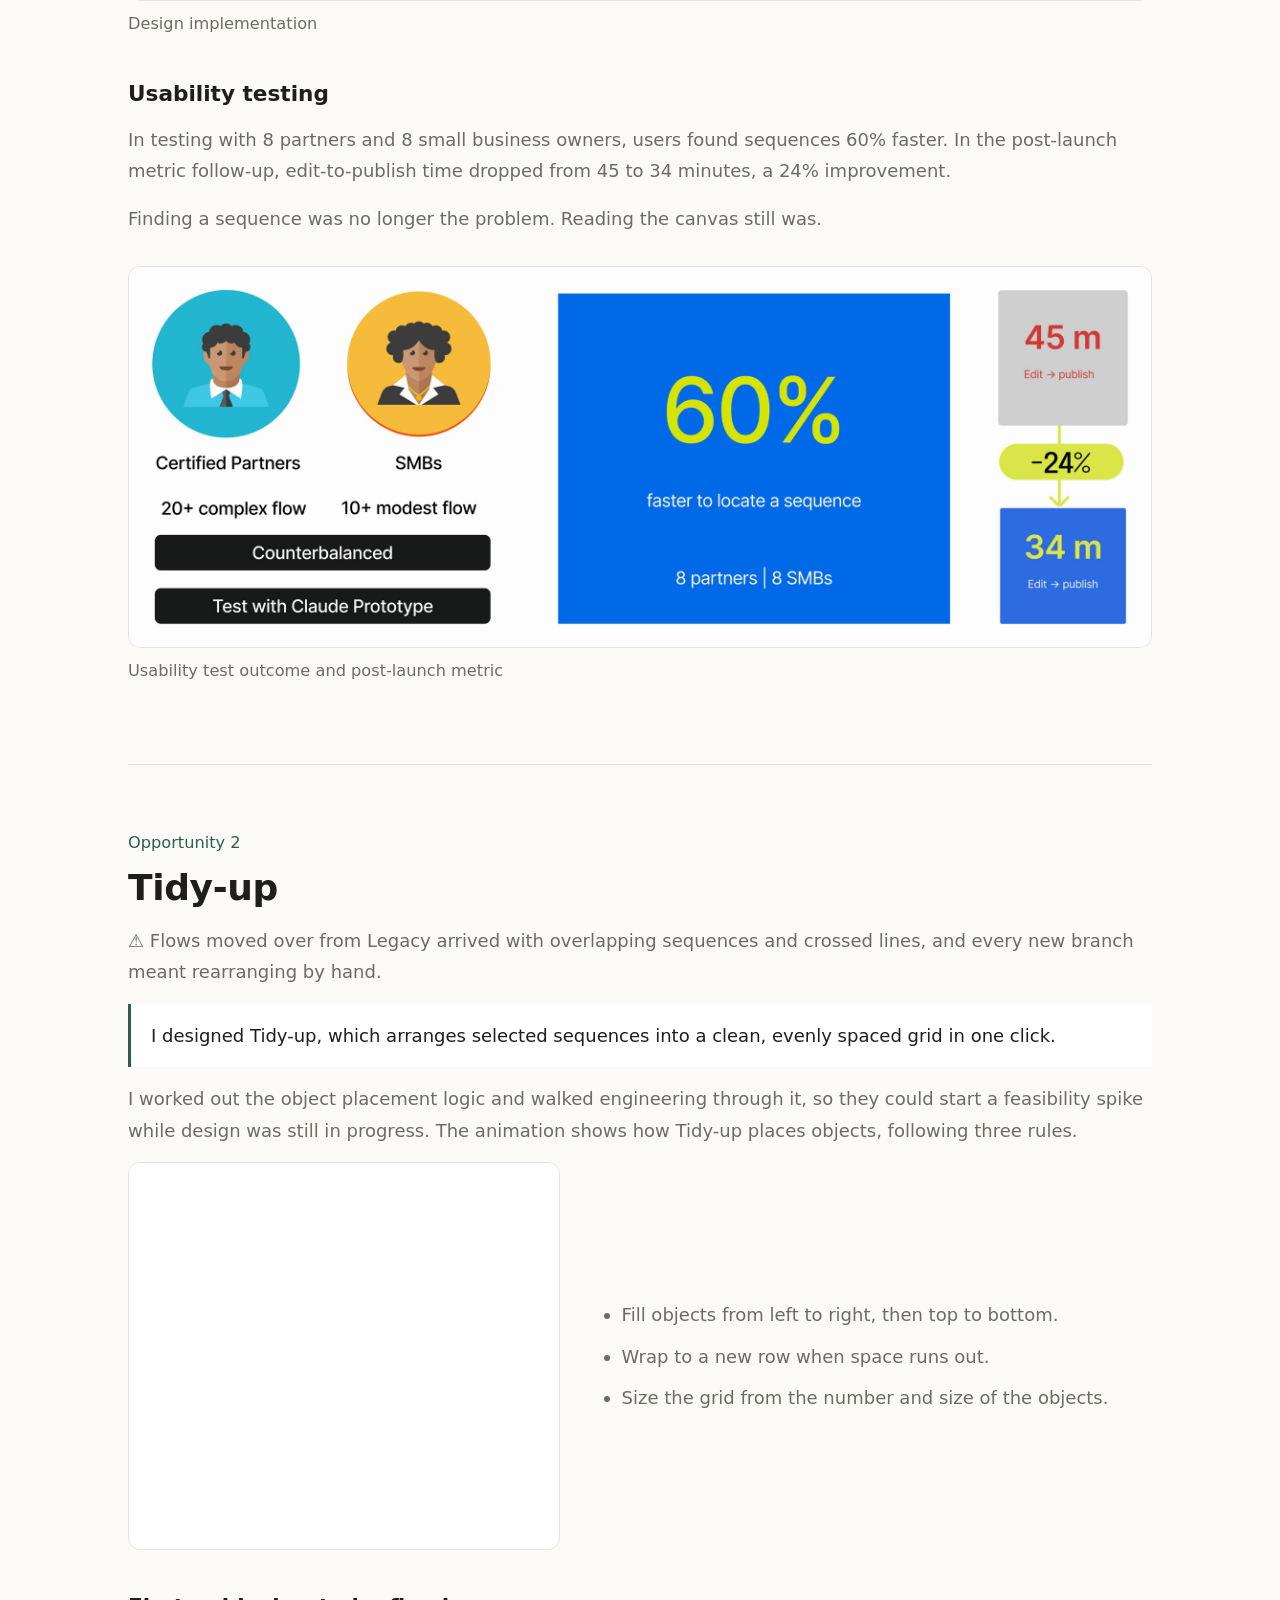
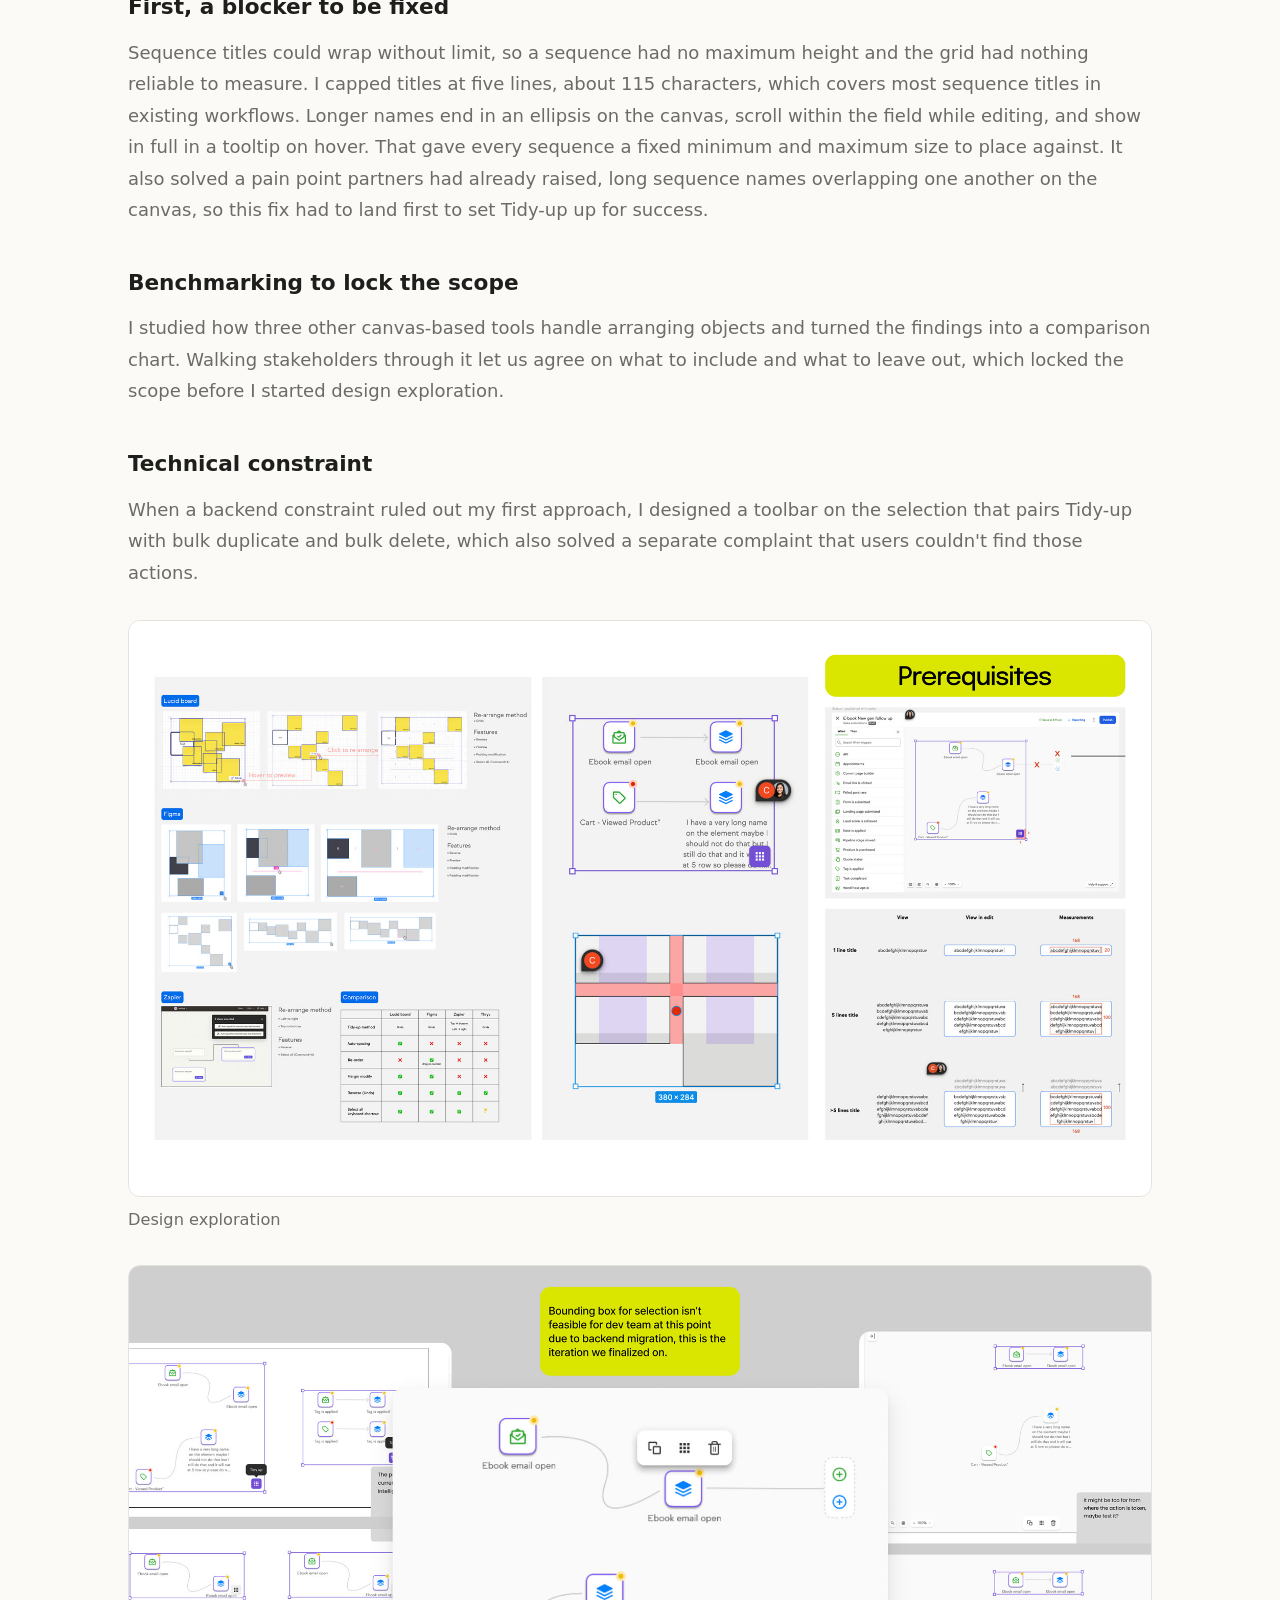
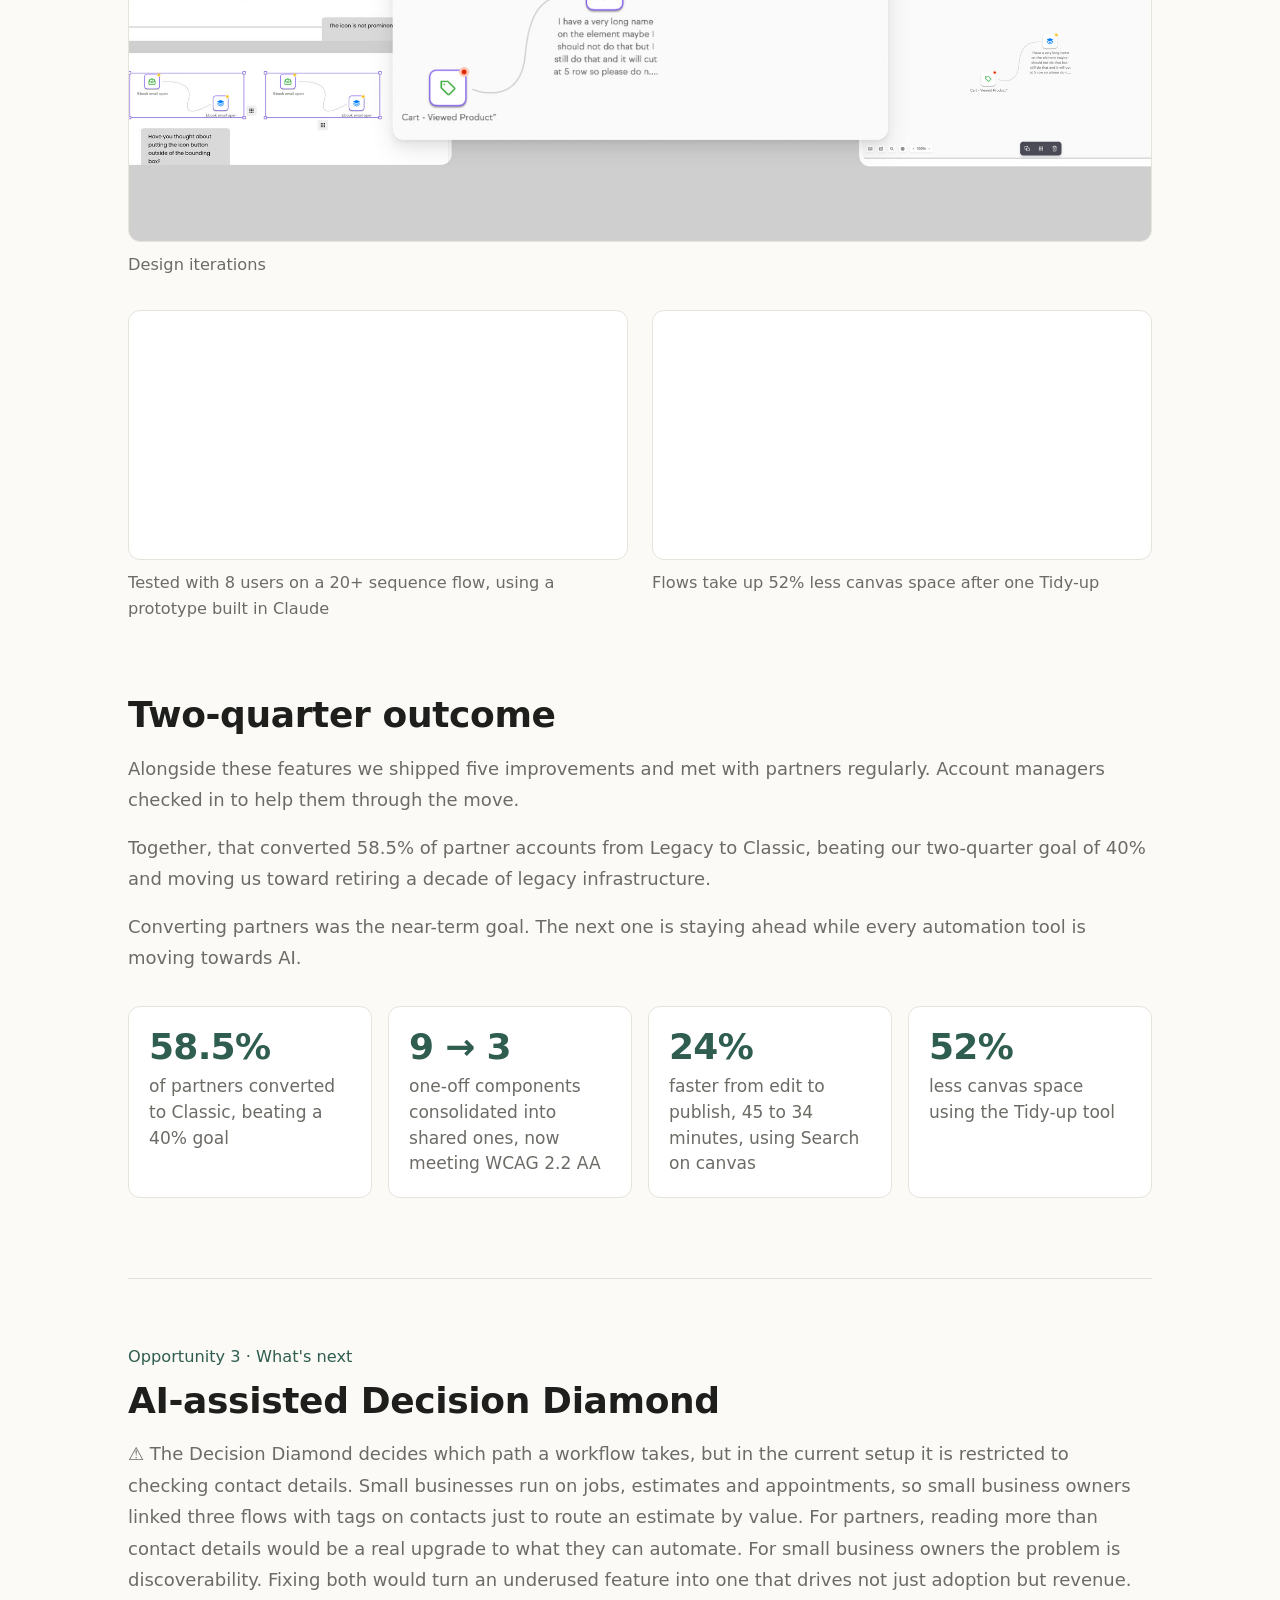
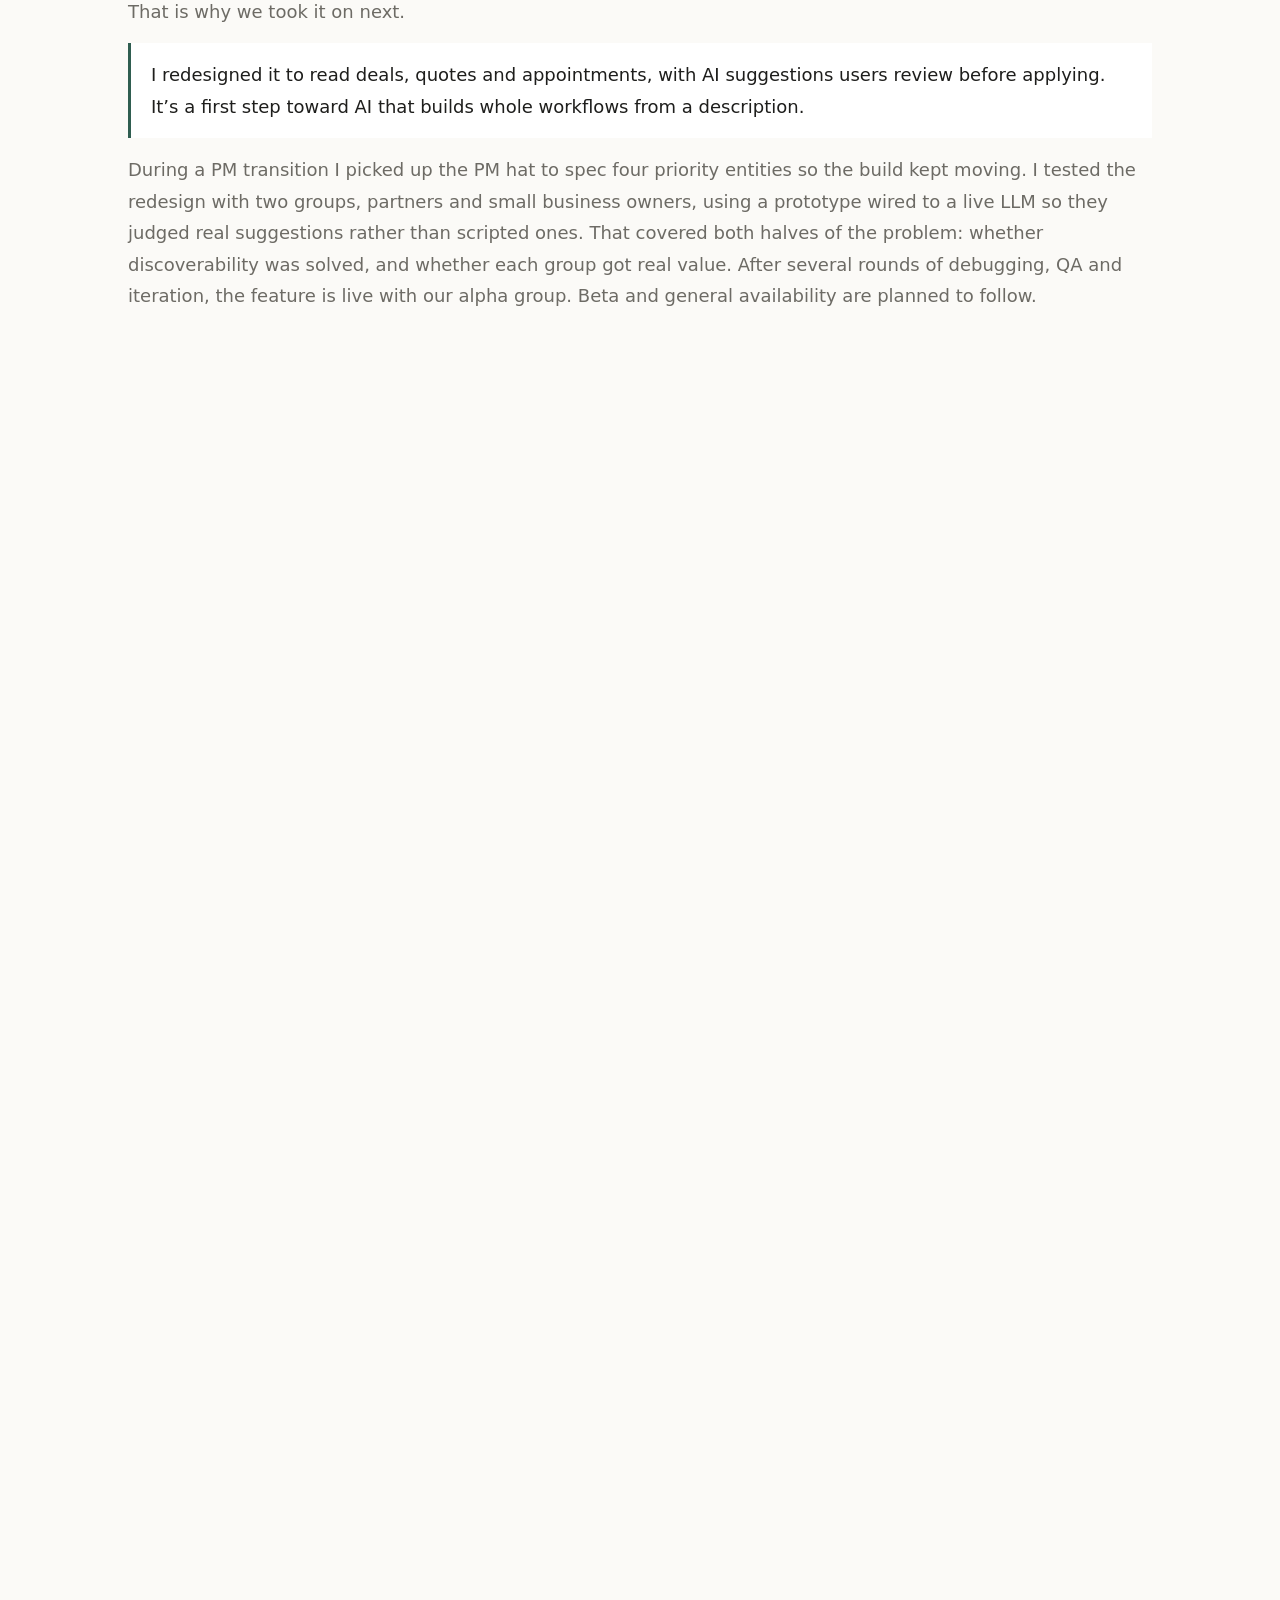
<file: thryv-automation.html>
<!doctype html>
<html lang="en">
<head>
  <meta charset="utf-8">
  <meta name="viewport" content="width=device-width, initial-scale=1">
  <meta name="color-scheme" content="light dark">
  <title>Automation Builder · Chia-Ling Chen</title>
  <meta name="description" content="Case study on redesigning Thryv's Automation Builder canvas so certified partners moved from Legacy to Classic.">
  <link rel="stylesheet" href="style.css?v=81">
  <!-- Google tag (gtag.js) -->
  <script async src="https://www.googletagmanager.com/gtag/js?id=G-07SR0QSF4S"></script>
  <script>
    window.dataLayer = window.dataLayer || [];
    function gtag(){dataLayer.push(arguments);}
    gtag('js', new Date());
    gtag('config', 'G-07SR0QSF4S');
  </script>
</head>
<body>
  <main>
    <header class="site-header">
      <nav class="anchors" aria-label="Site">
        <span class="nav-indicator" aria-hidden="true"></span>
        <a href="index.html">Home</a>
        <a href="thryv-automation.html" aria-current="page">Work</a>
        <a href="about.html">About</a>
        <div class="nav-menu">
          <button class="nav-trigger" type="button" aria-expanded="false" aria-controls="connect-menu">Connect <svg class="nav-caret" viewBox="0 0 12 12" aria-hidden="true"><path d="M3 4.5 6 7.5 9 4.5"/></svg></button>
          <div class="nav-dropdown" id="connect-menu">
            <a href="https://app.box.com/s/g18ac6s28a0lqebf420xtzzz90ov93px" target="_blank" rel="noopener">
              <svg viewBox="0 0 24 24" aria-hidden="true"><path d="M14 3H7a2 2 0 0 0-2 2v14a2 2 0 0 0 2 2h10a2 2 0 0 0 2-2V8z"/><path d="M14 3v5h5M9 13h6M9 17h6"/></svg>Resume
            </a>
            <a href="https://www.linkedin.com/in/silvia-chia-ling-chen" target="_blank" rel="noopener">
              <svg viewBox="0 0 24 24" aria-hidden="true"><rect x="3" y="3" width="18" height="18" rx="3"/><path d="M8 10v7M8 7v.01M12 17v-4a2 2 0 0 1 4 0v4M12 10v7"/></svg>LinkedIn
            </a>
            <a href="mailto:chialing83@gmail.com">
              <svg viewBox="0 0 24 24" aria-hidden="true"><rect x="3" y="5" width="18" height="14" rx="2"/><path d="m3 7 9 6 9-6"/></svg>Email
            </a>
          </div>
        </div>
      </nav>
    </header>

    <article class="case">
      <div class="case-masthead">
      <figure class="case-hero case-hero--clips">
        <div class="hero-clip hero-clip--flow" style="aspect-ratio: 1480 / 668;">
          <video autoplay src="media/thryv-automation/hero-flow.mp4?v=2" muted loop playsinline preload="auto" aria-label="Alignment lines guiding sequence placement on the canvas"></video>
        </div>
        <div class="hero-clip hero-clip--note" style="aspect-ratio: 978 / 696;">
          <video autoplay src="media/thryv-automation/hero-note.mp4" muted loop playsinline preload="auto" aria-label="Formatting a note with the advanced text editor"></video>
        </div>
        <div class="hero-clip hero-clip--shortcuts" style="aspect-ratio: 1430 / 1424;">
          <video autoplay src="media/thryv-automation/hero-shortcuts.mp4" muted loop playsinline preload="auto" aria-label="Keyboard shortcuts on the canvas"></video>
        </div>
      </figure>
      </div>

      <div class="case-body">
      <header class="case-head">
        <p class="case-kicker">Thryv CRM · Automation Builder</p>
        <h1>Let the business run itself</h1>
        <p class="case-lead">Thryv's Automation Builder lets 200K small business owners set up workflows that run on their own. For example, a confirmation can go out the moment an appointment is booked. To stop splitting resources across two platforms, the business set out to consolidate on one unified platform. My job was to help around 38K accounts move to it, 95% of them certified partners. I helped design and ship core functions and improve the canvas features on the new platform to make the switch seamless and turn complex flows easy to build.</p>
      </header>

      <dl class="case-meta">
        <div><dt>Role</dt><dd>Sr. product designer</dd></div>
        <div><dt>Timeline</dt><dd>2025 Q3 - present</dd></div>
        <div><dt>Tools</dt><dd>Figma, FigJam, Claude</dd></div>
        <div><dt>Collaboration</dt><dd>Product, engineering, data, research and content</dd></div>
      </dl>

      <section class="case-section" aria-labelledby="impact">
        <h2 id="impact">Impact</h2>
        <ul class="case-stats">
          <li><strong>58.5%</strong><span>of partners moved from Legacy to Classic, beating a 40% goal</span></li>
          <li><strong>60%</strong><span>faster to find a sequence on the canvas</span></li>
          <li><strong>52%</strong><span>less canvas space after one Tidy-up</span></li>
          <li><strong>9 → 3</strong><span>one-off components consolidated into shared ones, across 40 audited flows</span></li>
        </ul>
      </section>

      <section class="case-section" aria-labelledby="role">
        <h2 id="role">What I did</h2>
        <ul class="case-list">
          <li>Led discovery, design and testing for the canvas features that directly solved pain points tied to business goals, from the journey-mapping workshop to post-launch metrics.</li>
          <li>Partnered with product, engineering, data, research and content. Picked up the PM hat during a PM transition to keep the build moving.</li>
          <li>Tested the prototype with a working LLM instead of scripted answers. Participants reacted to real-time AI suggestions and kept their trust in the experience. That gave us data we could rely on.</li>
        </ul>
      </section>

      <section class="case-section" aria-labelledby="problem">
        <div class="case-text">
          <h2 id="problem">The problem</h2>
          <p>The product ran on two platforms, a legacy version built a decade ago and the newer Classic. Every improvement had to be designed, built and maintained twice, doubling the cost of every roadmap decision. Retiring Legacy would let the team put all of that investment into one platform. It only worked if partners moved with us.</p>
          <p>Partners had the least reason to move. They are the certified agencies that run automations for their clients. Moving meant risking work their business depended on.</p>
        </div>
        <figure class="case-figure case-figure--text case-figure--bare">
          <img decoding="async" src="media/thryv-automation/overview.png?v=2" alt="A partner says they are used to building automations on Legacy and don't want to migrate, while internally the team needs to meet their needs to convert them" loading="lazy">
          <figcaption>Partner pushback and our internal concern</figcaption>
        </figure>
        <div class="case-text">
          <p class="case-callout">Partners were also the slowest builders.</p>
          <p>Usage data showed partners took 45 minutes from edit to publish, 40% longer than small business owners who manage a single account, because their flows ran two times bigger. And we were asking them to migrate hundreds of those flows, on top of the work they already had.</p>
        </div>
        <figure class="case-figure">
          <img decoding="async" src="media/thryv-automation/legacy-vs-classic.jpg" alt="The same automation in Legacy and Classic, with the Pipeline stage moved goal mapped from the Legacy icon palette to the Classic When and Then trigger list" loading="lazy">
          <figcaption>The same flow in Legacy and Classic. No single change is hard to follow. Nodes look cleaner, goal logic splits clearly into When and Then, and each node carries more status. These are real improvements for new users, but for partners each one steepens the learning curve during migration.</figcaption>
        </figure>
      </section>

      <section class="case-section" aria-labelledby="discovery">
        <div class="case-text">
          <h2 id="discovery">Discovery</h2>
          <p>I ran a discovery workshop that pulled together partner interviews, in-app feedback, a journey map and competitor benchmarks. Building the workflow stood out as the biggest pain point.</p>
          <p class="case-callout">The migration itself was never the blocker. The data carried over intact and stayed secure in transit. The real cost sat downstream of that. Once a flow outgrew the viewport, every incremental edit — finding a node, reading a label, rearranging a branch — compounded, and the effort to work around that friction only grew. And critically, that friction was identical on Classic and Legacy. Partners had no real incentive to switch. I picked up that signal and turned it into an opportunity.</p>
          <p>I narrowed nine opportunities to three with stakeholders. Each one had to pass two tests. It had to make large partner flows easier to manage and faster to build, and it had to simplify building for small business owners.</p>
        </div>
        <figure class="case-figure case-figure--wide">
          <img decoding="async" src="media/thryv-automation/pain-points.jpg" alt="User pain points grouped into themes to guide prioritization" loading="lazy">
          <figcaption>User pain points grouped into themes to guide prioritization</figcaption>
        </figure>
        <figure class="case-figure">
          <img decoding="async" src="media/thryv-automation/friction.jpg" alt="Nine candidate features mapped against the Building workflow phase of the journey map, with Search on canvas, Tidy-up and Decision diamond highlighted in yellow" loading="lazy">
          <figcaption>Candidate features mapped against the Building workflow phase. The ones in yellow went forward as the opportunities below.</figcaption>
        </figure>
      </section>

      <section class="case-section" aria-labelledby="success">
        <div class="case-text">
          <h2 id="success">Measuring success</h2>
          <p>To tie design to business value, I partnered with product and engineering on three goals to keep us on track.</p>
          <ol class="case-goals">
            <li><strong>Drive adoption.</strong> Convert 40% of partner accounts from Legacy to Classic.</li>
            <li><strong>Improve efficiency.</strong> Reduce partners' edit-to-publish time.</li>
            <li><strong>Full UX audit and fix inconsistency.</strong> Turn one-off designs into shared components.</li>
          </ol>
          <p>Each goal came back to the canvas, where partners spent most of their time.</p>
        </div>
      </section>

      <section class="case-section case-section--divided" aria-labelledby="search">
        <div class="case-text">
          <p class="case-kicker">Opportunity 1</p>
          <h2 id="search">Search on canvas</h2>
          <p>⚠️ In a flow of 20 sequences, partners spent minutes zooming and scanning just to find one sequence or spot an error.</p>
          <p class="case-callout">I designed search over the canvas with status and sequence-type filters, so users can find any sequence by name or type and see its state at a glance, from errors to unpublished changes. I also pushed for a "last mile" detail that always brings the selected sequence into view, so the feature never looks broken.</p>
        </div>
        <div class="case-text">
          <h3>Design process</h3>
          <p>Before ideating, I interviewed our pilot group to understand how they work today. From there I explored how search, filters and the canvas should work together. I reviewed each round of iterations on design details and search logic with engineering so the approach stayed feasible.</p>
          <div class="case-callout">
            <p class="case-callout__title">Non-negotiable Design Details</p>
            <p class="case-callout__sub">The difference between a feature that works and one that feels like it works.</p>
            <p>On selection, the canvas measures the target’s position against the visible viewport and pans by the smallest offset that brings it fully into view, then applies the selected state. The rule holds for both node types, sequence and note.</p>
            <ul>
              <li>Target occluded by the search panel: pan until it is centered in the region the panel leaves visible.</li>
              <li>Target outside the viewport bounds: pan until it sits just inside the nearest edge.</li>
            </ul>
          </div>
          <div class="case-callout">
            <p class="case-callout__title">Why I pushed hard for it</p>
            <p>It follows a core usability heuristic, visibility of system status. When a user clicks a result and nothing visibly changes, the gulf of evaluation opens. They don’t infer the result is off-screen. They conclude the feature is broken.</p>
            <p>Keeping movement minimal also preserves spatial context, so neighboring sequences stay in view and users keep their mental map of the flow. That polish drew the strongest praise in the demo.</p>
          </div>
        </div>
        <figure class="case-figure case-figure--wide">
          <img decoding="async" src="media/thryv-automation/search-process.jpg" alt="Design process" loading="lazy">
          <figcaption>Design process</figcaption>
        </figure>
        <figure class="case-figure case-figure--wide">
          <img decoding="async" src="media/thryv-automation/search-polish.jpg" alt="Non-negotiable design polish earned the demo's strongest praise" loading="lazy">
          <figcaption>Non-negotiable design polish earned the demo's strongest praise</figcaption>
        </figure>
        <figure class="case-figure">
          <video src="media/thryv-automation/search-implementation.mp4" muted loop playsinline preload="none" aria-label="Design implementation"></video>
          <figcaption>Design implementation</figcaption>
        </figure>
        <div class="case-text">
          <h3>Usability testing</h3>
          <p>In testing with 8 partners and 8 small business owners, users found sequences 60% faster. In the post-launch metric follow-up, edit-to-publish time dropped from 45 to 34 minutes, a 24% improvement.</p>
          <p>Finding a sequence was no longer the problem. Reading the canvas still was.</p>
        </div>
        <figure class="case-figure">
          <img decoding="async" src="media/thryv-automation/search-outcomes.jpg" alt="Usability test outcome and post-launch metric" loading="lazy">
          <figcaption>Usability test outcome and post-launch metric</figcaption>
        </figure>
      </section>

      <section class="case-section case-section--divided" aria-labelledby="tidy">
        <div class="case-text">
          <p class="case-kicker">Opportunity 2</p>
          <h2 id="tidy">Tidy-up</h2>
          <p>⚠️ Flows moved over from Legacy arrived with overlapping sequences and crossed lines, and every new branch meant rearranging by hand.</p>
          <p class="case-callout">I designed Tidy-up, which arranges selected sequences into a clean, evenly spaced grid in one click.</p>
          <p>I worked out the object placement logic and walked engineering through it, so they could start a feasibility spike while design was still in progress. The animation shows how Tidy-up places objects, following three rules.</p>
        </div>
        <div class="case-split case-split--logic">
          <figure class="case-figure case-figure--small">
            <div class="video-crop" style="aspect-ratio: 848 / 762;">
              <video src="media/thryv-automation/tidy-placement-logic.mp4" muted loop playsinline preload="none" aria-label="Animation of the Tidy-up placement logic" style="width: 156.840%; left: -30.660%; top: -3.937%;"></video>
            </div>
          </figure>
          <div class="case-text">
            <ul class="case-list">
              <li>Fill objects from left to right, then top to bottom.</li>
              <li>Wrap to a new row when space runs out.</li>
              <li>Size the grid from the number and size of the objects.</li>
            </ul>
          </div>
        </div>
        <div class="case-text">
          <h3>First, a blocker to be fixed</h3>
          <p>Sequence titles could wrap without limit, so a sequence had no maximum height and the grid had nothing reliable to measure. I capped titles at five lines, about 115 characters, which covers most sequence titles in existing workflows. Longer names end in an ellipsis on the canvas, scroll within the field while editing, and show in full in a tooltip on hover. That gave every sequence a fixed minimum and maximum size to place against. It also solved a pain point partners had already raised, long sequence names overlapping one another on the canvas, so this fix had to land first to set Tidy-up up for success.</p>
          <h3>Benchmarking to lock the scope</h3>
          <p>I studied how three other canvas-based tools handle arranging objects and turned the findings into a comparison chart. Walking stakeholders through it let us agree on what to include and what to leave out, which locked the scope before I started design exploration.</p>
          <h3>Technical constraint</h3>
          <p>When a backend constraint ruled out my first approach, I designed a toolbar on the selection that pairs Tidy-up with bulk duplicate and bulk delete, which also solved a separate complaint that users couldn't find those actions.</p>
        </div>
        <figure class="case-figure case-figure--wide">
          <img decoding="async" src="media/thryv-automation/tidy-exploration.jpg" alt="Design exploration" loading="lazy">
          <figcaption>Design exploration</figcaption>
        </figure>
        <figure class="case-figure case-figure--wide">
          <img decoding="async" src="media/thryv-automation/tidy-iterations.jpg" alt="Design iterations" loading="lazy">
          <figcaption>Design iterations</figcaption>
        </figure>
        <div class="case-pair">
        <figure class="case-figure">
          <video src="media/thryv-automation/tidy-prototype-test.mp4" muted loop playsinline preload="none" aria-label="Tested with 8 users on a 20+ sequence flow, using a prototype built in Claude"></video>
          <figcaption>Tested with 8 users on a 20+ sequence flow, using a prototype built in Claude</figcaption>
        </figure>
        <figure class="case-figure">
          <video src="media/thryv-automation/tidy-result.mp4" muted loop playsinline preload="none" aria-label="Flows take up 52% less canvas space after one Tidy-up"></video>
          <figcaption>Flows take up 52% less canvas space after one Tidy-up</figcaption>
        </figure>
        </div>
      </section>

      <section class="case-section" aria-labelledby="outcome">
        <div class="case-text">
          <h2 id="outcome">Two-quarter outcome</h2>
          <p>Alongside these features we shipped five improvements and met with partners regularly. Account managers checked in to help them through the move.</p>
          <p>Together, that converted 58.5% of partner accounts from Legacy to Classic, beating our two-quarter goal of 40% and moving us toward retiring a decade of legacy infrastructure.</p>
          <p>Converting partners was the near-term goal. The next one is staying ahead while every automation tool is moving towards AI.</p>
        </div>
        <ul class="case-stats case-stats--outcome">
          <li><strong>58.5%</strong><span>of partners converted to Classic, beating a 40% goal</span></li>
          <li><strong>9 → 3</strong><span>one-off components consolidated into shared ones, now meeting WCAG 2.2 AA</span></li>
          <li><strong>24%</strong><span>faster from edit to publish, 45 to 34 minutes, using Search on canvas</span></li>
          <li><strong>52%</strong><span>less canvas space using the Tidy-up tool</span></li>
        </ul>
      </section>

      <section class="case-section case-section--divided" aria-labelledby="next">
        <div class="case-text">
          <p class="case-kicker">Opportunity 3 · What's next</p>
          <h2 id="next">AI-assisted Decision Diamond</h2>
          <p>⚠️ The Decision Diamond decides which path a workflow takes, but in the current setup it is restricted to checking contact details. Small businesses run on jobs, estimates and appointments, so small business owners linked three flows with tags on contacts just to route an estimate by value. For partners, reading more than contact details would be a real upgrade to what they can automate. For small business owners the problem is discoverability. Fixing both would turn an underused feature into one that drives not just adoption but revenue. That is why we took it on next.</p>
          <p class="case-callout">I redesigned it to read deals, quotes and appointments, with AI suggestions users review before applying. It’s a first step toward AI that builds whole workflows from a description.</p>
          <p>During a PM transition I picked up the PM hat to spec four priority entities so the build kept moving. I tested the redesign with two groups, partners and small business owners, using a prototype wired to a live LLM so they judged real suggestions rather than scripted ones. That covered both halves of the problem: whether discoverability was solved, and whether each group got real value. After several rounds of debugging, QA and iteration, the feature is live with our alpha group. Beta and general availability are planned to follow.</p>
        </div>
        <figure class="case-figure case-figure--wide">
          <img decoding="async" src="media/thryv-automation/decision-diamond.jpg?v=3" alt="AI-assisted Decision Diamond, preview" loading="lazy">
          <figcaption>Design details will be shared once the feature reaches general availability</figcaption>
        </figure>
        <div class="case-text">
          <h3>AI Design Framework</h3>
          <p>I ran a workshop with product and engineering to collect their ideas for AI in the builder, and interviewed our pilot group for what they actually wanted. Together that came to 48 requests across five themes, from discovery and guidance to pre-launch checks. Every one sounded reasonable on its own, and they piled up faster than we could scope them.</p>
        </div>
        <figure class="case-figure case-figure--wide">
          <img decoding="async" src="media/thryv-automation/ai-request-synthesis.jpg" alt="Workshop and interview requests mapped onto the builder's touch points, grouped into five themes with counts, alongside the Decision Diamond expansion model and the agent hierarchy" loading="lazy">
          <figcaption>Every request mapped onto a touch point in the builder, then grouped into five themes.</figcaption>
        </figure>
        <div class="case-text">
          <p>I built a taxonomy. One axis is the level of autonomy, how much the AI does and how much work is left to the user, from executing to reviewing to approving. The other is reach, from a focused config change to a platform wide agent. Three things decide where a feature lands: how users work today, how mature our model is for that task, and how much reliance the output can reasonably carry. Routing logic in the Decision Diamond changes where work goes, so a person reviews each rule before it takes effect. Auto renaming a sequence is small enough to check at a glance, so the guardrail is lighter. The user still reads and confirms it, and it is fast and easy.</p>
        </div>
        <figure class="case-figure case-figure--wide">
          <img decoding="async" src="media/thryv-automation/ai-taxonomy.jpg" alt="Three phases from ideation to autonomy, each setting the level of AI involvement, the user workload, what the user gets from a prompt, and whether the user is executing, reviewing or approving" loading="lazy">
          <figcaption>The taxonomy. Each phase sets how much the AI does and how much work is left to the user.</figcaption>
        </figure>
      </section>

      <section class="case-section" aria-labelledby="learning">
        <div class="case-text">
          <h2 id="learning">What I learned</h2>
          <p>While setting up usability testing with a scripted prototype, I quickly learned that one missed suggestion can erode trust and make the results lose credibility. So I worked with the backend team to connect the prototype to a live LLM, letting participants react to real suggestions.</p>
          <p>I also wrote two guides to help other designers spin up prototypes with coded design system components in Claude. 55% of our design team has successfully onboarded.</p>
          <h3>AI beyond the prototype</h3>
          <p>The team has since brought AI into planning. We turn ideas into working solutions fast, put them in front of engineering early, and use that review to set the scope of each phase. Agreeing on scope is faster when everyone is reacting to something that works, not a description of it or a static wireframe.</p>
        </div>
        <figure class="case-figure case-figure--note">
          <video src="media/thryv-automation/ai-loop.mp4" muted loop playsinline preload="none" aria-label="A loop running from plan to ideate to evaluate to ship, with an agent and shared context at the centre"></video>
          <figcaption>Plan, ideate, evaluate, ship. The agent and the context it carries run through every step, not just the build.</figcaption>
        </figure>
      </section>

      <p class="more case-back"><a href="about.html">See full experience →</a></p>
      </div>
    </article>

    <section class="cta" aria-label="Get in touch">
      <p class="footer__pitch">Want to talk about a project, a role, or an idea?</p>
      <p class="footer__sub">I am always down for a coffee chat, even if it's virtual!</p>
    </section>

    <footer>
      <p class="footer__note">&copy; 2026 Chia-Ling Chen <span class="footer__sep" aria-hidden="true"></span> Brewed with morning ☕️ + afternoon 🍵 + extra ❤️</p>
      <nav class="footer__links" aria-label="Contact">
        <a href="https://app.box.com/s/g18ac6s28a0lqebf420xtzzz90ov93px" target="_blank" rel="noopener">Resume</a>
        <a href="https://www.linkedin.com/in/silvia-chia-ling-chen" target="_blank" rel="noopener">LinkedIn</a>
        <a href="mailto:chialing83@gmail.com">Email</a>
      </nav>
    </footer>
  </main>
  <script src="nav.js?v=2"></script>
  <script src="motion.js?v=8"></script>
  <script src="lightbox.js?v=3"></script>
  <script>
    // Pin the hero and title like a masthead, letting the case study slide over them,
    // but only when the masthead fits in the window
    (function () {
      const mast = document.querySelector('.case-masthead');
      if (!mast) return;
      const fit = () => {
        const top = parseFloat(getComputedStyle(document.querySelector('main')).paddingTop) || 0;
        const ok = window.innerWidth >= 768 && mast.offsetHeight + top <= window.innerHeight - 40;
        document.documentElement.classList.toggle('masthead-pinned', ok);
      };
      fit();
      window.addEventListener('resize', fit);
      window.addEventListener('load', fit);

      // Fade the pinned hero as the content slides over it
      if (window.matchMedia('(prefers-reduced-motion: reduce)').matches) return;
      let ticking = false;
      const fade = () => {
        ticking = false;
        if (!document.documentElement.classList.contains('masthead-pinned')) { mast.style.opacity = ''; return; }
        const t = Math.min(1, Math.max(0, window.scrollY / (mast.offsetHeight + 120)));
        mast.style.opacity = String(1 - t * 0.75);
      };
      window.addEventListener('scroll', () => { if (!ticking) { ticking = true; requestAnimationFrame(fade); } }, { passive: true });
      fade();
    })();
  </script>
</body>
</html>
</file>
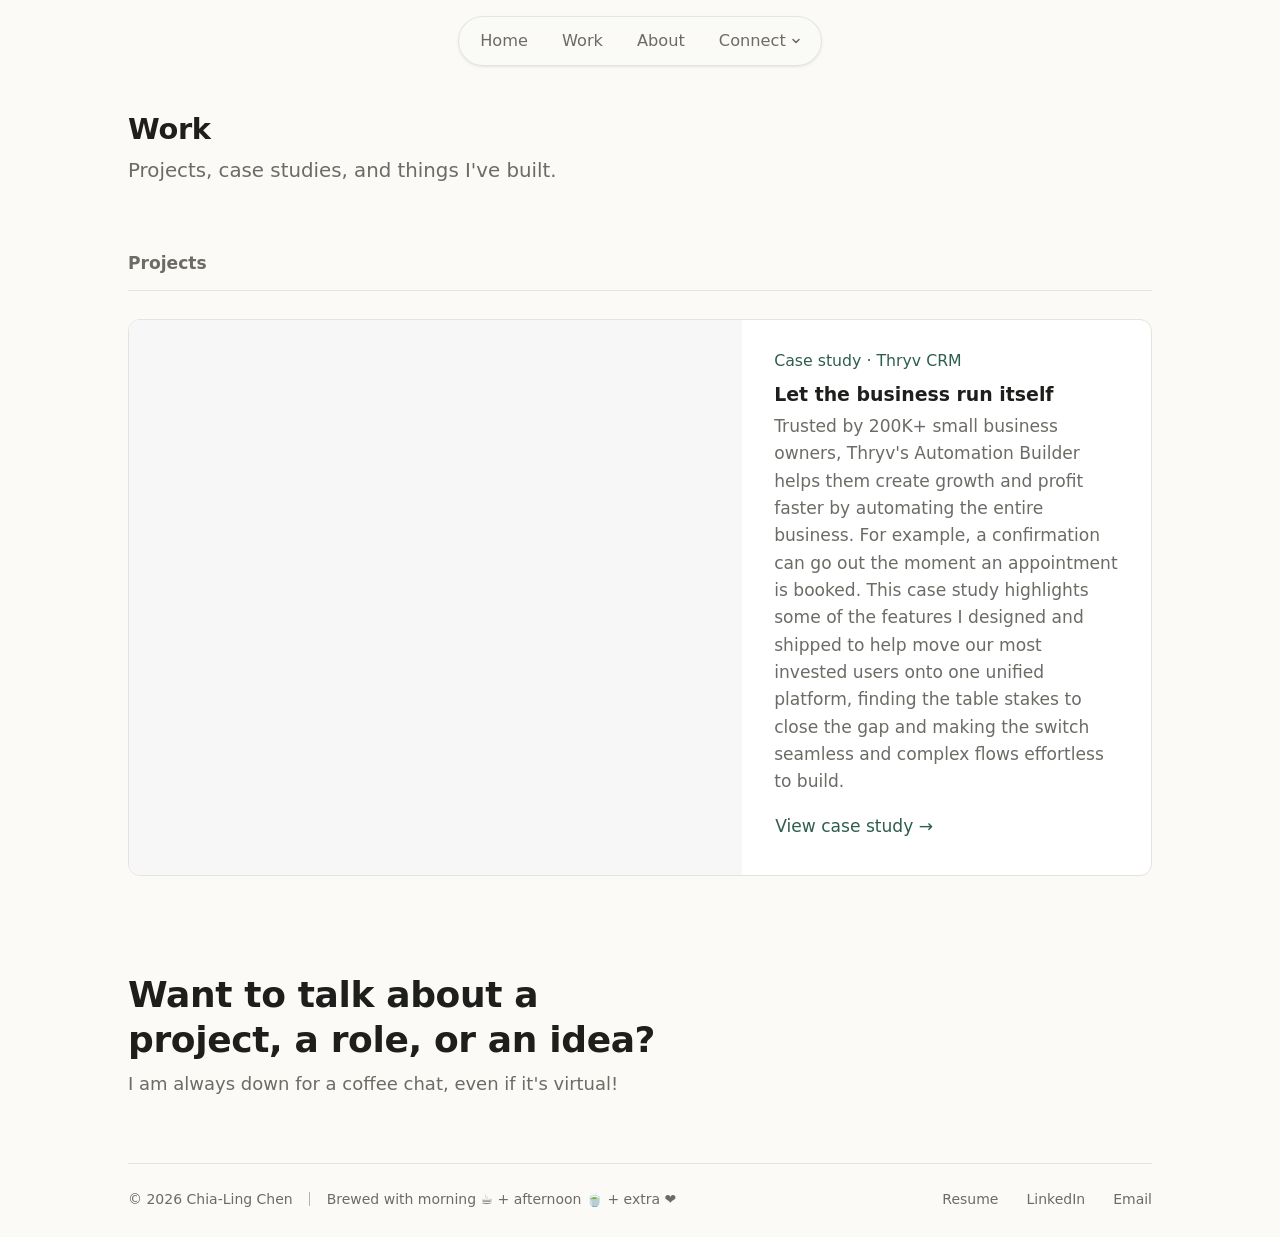
<file: work.html>
<!doctype html>
<html lang="en">
<head>
  <meta charset="utf-8">
  <meta name="viewport" content="width=device-width, initial-scale=1">
  <meta name="color-scheme" content="light dark">
  <title>Work · Chia-Ling Chen</title>
  <meta name="description" content="Selected work by Chia-Ling Chen.">
  <link rel="stylesheet" href="style.css?v=81">
  <!-- Google tag (gtag.js) -->
  <script async src="https://www.googletagmanager.com/gtag/js?id=G-07SR0QSF4S"></script>
  <script>
    window.dataLayer = window.dataLayer || [];
    function gtag(){dataLayer.push(arguments);}
    gtag('js', new Date());
    gtag('config', 'G-07SR0QSF4S');
  </script>
</head>
<body>
  <main>
    <header class="site-header">
      <nav class="anchors" aria-label="Site">
        <span class="nav-indicator" aria-hidden="true"></span>
        <a href="index.html">Home</a>
        <a href="thryv-automation.html">Work</a>
        <a href="about.html">About</a>
        <div class="nav-menu">
          <button class="nav-trigger" type="button" aria-expanded="false" aria-controls="connect-menu">Connect <svg class="nav-caret" viewBox="0 0 12 12" aria-hidden="true"><path d="M3 4.5 6 7.5 9 4.5"/></svg></button>
          <div class="nav-dropdown" id="connect-menu">
            <a href="https://app.box.com/s/g18ac6s28a0lqebf420xtzzz90ov93px" target="_blank" rel="noopener">
              <svg viewBox="0 0 24 24" aria-hidden="true"><path d="M14 3H7a2 2 0 0 0-2 2v14a2 2 0 0 0 2 2h10a2 2 0 0 0 2-2V8z"/><path d="M14 3v5h5M9 13h6M9 17h6"/></svg>Resume
            </a>
            <a href="https://www.linkedin.com/in/silvia-chia-ling-chen" target="_blank" rel="noopener">
              <svg viewBox="0 0 24 24" aria-hidden="true"><rect x="3" y="3" width="18" height="18" rx="3"/><path d="M8 10v7M8 7v.01M12 17v-4a2 2 0 0 1 4 0v4M12 10v7"/></svg>LinkedIn
            </a>
            <a href="mailto:chialing83@gmail.com">
              <svg viewBox="0 0 24 24" aria-hidden="true"><rect x="3" y="5" width="18" height="14" rx="2"/><path d="m3 7 9 6 9-6"/></svg>Email
            </a>
          </div>
        </div>
      </nav>
    </header>

    <header class="page-head">
      <h1>Work</h1>
      <p>Projects, case studies, and things I've built.</p>
    </header>

    <section id="projects">
      <h2>Projects</h2>
      <a class="card card--hero" href="thryv-automation.html">
        <figure class="card__media">
          <video autoplay src="media/thryv-automation/hero-flow.mp4?v=2" muted loop playsinline preload="auto" aria-label="Automation Builder canvas in Thryv CRM"></video>
        </figure>
        <div class="card__body">
          <div class="platform">Case study · Thryv CRM</div>
          <h3>Let the business run itself</h3>
          <p>Trusted by 200K+ small business owners, Thryv's Automation Builder helps them create growth and profit faster by automating the entire business. For example, a confirmation can go out the moment an appointment is booked. This case study highlights some of the features I designed and shipped to help move our most invested users onto one unified platform, finding the table stakes to close the gap and making the switch seamless and complex flows effortless to build.</p>
          <span class="card__cta">View case study →</span>
        </div>
      </a>
      <!-- Placeholder projects, hidden until they are ready: remove "hidden" to show them -->
      <div class="cards" hidden>
        <a class="card" href="#">
          <div class="platform">Web app</div>
          <h3>Project title</h3>
          <p>One line on what it is and why it matters.</p>
        </a>
        <a class="card" href="#">
          <div class="platform">Case study</div>
          <h3>Project title</h3>
          <p>One line on the problem you solved.</p>
        </a>
        <a class="card" href="#">
          <div class="platform">Open source</div>
          <h3>Project title</h3>
          <p>One line on what it does.</p>
        </a>
      </div>
    </section>

    <section class="cta" aria-label="Get in touch">
      <p class="footer__pitch">Want to talk about a project, a role, or an idea?</p>
      <p class="footer__sub">I am always down for a coffee chat, even if it's virtual!</p>
    </section>

    <footer>
      <p class="footer__note">&copy; 2026 Chia-Ling Chen <span class="footer__sep" aria-hidden="true"></span> Brewed with morning ☕️ + afternoon 🍵 + extra ❤️</p>
      <nav class="footer__links" aria-label="Contact">
        <a href="https://app.box.com/s/g18ac6s28a0lqebf420xtzzz90ov93px" target="_blank" rel="noopener">Resume</a>
        <a href="https://www.linkedin.com/in/silvia-chia-ling-chen" target="_blank" rel="noopener">LinkedIn</a>
        <a href="mailto:chialing83@gmail.com">Email</a>
      </nav>
    </footer>
  </main>
  <script src="nav.js?v=2"></script>
  <script src="motion.js?v=8"></script>
</body>
</html>
</file>
<file: style.css>
:root {
  --bg: #fbfaf7;
  --fg: #1e1e1c;
  --muted: #6d6b65;
  --accent: #2f5d50;
  --card: #ffffff;
  --border: #e6e3dc;
  --avatar: #d9e4df;
  --mark: #f6d3dd;
  --strike-crayon: url("data:image/svg+xml,%3Csvg xmlns=%22http://www.w3.org/2000/svg%22 viewBox=%220 0 200 24%22 preserveAspectRatio=%22none%22%3E%3Cfilter id=%22c%22 x=%22-5%25%22 y=%22-50%25%22 width=%22110%25%22 height=%22200%25%22%3E%3CfeTurbulence type=%22fractalNoise%22 baseFrequency=%220.8%22 numOctaves=%222%22 seed=%223%22/%3E%3CfeDisplacementMap in=%22SourceGraphic%22 scale=%223%22/%3E%3C/filter%3E%3Cg filter=%22url%28%23c%29%22 fill=%22none%22 stroke=%22%231e1e1c%22 stroke-linecap=%22round%22%3E%3Cpath d=%22M3 13 C 45 9, 90 15, 135 11 S 185 13, 197 9%22 stroke-width=%226.8%22 opacity=%220.9%22/%3E%3Cpath d=%22M8 15 C 60 12, 120 16, 192 12%22 stroke-width=%223.2%22 opacity=%220.55%22/%3E%3C/g%3E%3C/svg%3E");
  --mark-brush: url("data:image/svg+xml,%3Csvg xmlns=%22http://www.w3.org/2000/svg%22 viewBox=%220 0 200 40%22 preserveAspectRatio=%22none%22%3E%3Cfilter id=%22b%22 x=%22-5%25%22 y=%22-20%25%22 width=%22110%25%22 height=%22140%25%22%3E%3CfeTurbulence type=%22fractalNoise%22 baseFrequency=%220.04 0.6%22 numOctaves=%222%22 seed=%227%22/%3E%3CfeDisplacementMap in=%22SourceGraphic%22 scale=%225%22/%3E%3C/filter%3E%3Cpath filter=%22url%28%23b%29%22 fill=%22%23f6c9d6%22 d=%22M5 10 C 50 5, 120 8, 196 5 C 198 15, 197 26, 195 34 C 140 38, 70 35, 4 37 C 2 28, 3 18, 5 10 Z%22/%3E%3C/svg%3E");
}
@media (prefers-color-scheme: dark) {
  :root:not([data-theme="light"]) {
    --bg: #161614;
    --fg: #f1efe9;
    --muted: #a3a197;
    --accent: #8fc7b5;
    --card: #1f1f1c;
    --border: #2e2e2a;
    --avatar: #2b3834;
    --mark: #5a3a46;
    --strike-crayon: url("data:image/svg+xml,%3Csvg xmlns=%22http://www.w3.org/2000/svg%22 viewBox=%220 0 200 24%22 preserveAspectRatio=%22none%22%3E%3Cfilter id=%22c%22 x=%22-5%25%22 y=%22-50%25%22 width=%22110%25%22 height=%22200%25%22%3E%3CfeTurbulence type=%22fractalNoise%22 baseFrequency=%220.8%22 numOctaves=%222%22 seed=%223%22/%3E%3CfeDisplacementMap in=%22SourceGraphic%22 scale=%223%22/%3E%3C/filter%3E%3Cg filter=%22url%28%23c%29%22 fill=%22none%22 stroke=%22%23f1efe9%22 stroke-linecap=%22round%22%3E%3Cpath d=%22M3 13 C 45 9, 90 15, 135 11 S 185 13, 197 9%22 stroke-width=%226.8%22 opacity=%220.9%22/%3E%3Cpath d=%22M8 15 C 60 12, 120 16, 192 12%22 stroke-width=%223.2%22 opacity=%220.55%22/%3E%3C/g%3E%3C/svg%3E");
    --mark-brush: url("data:image/svg+xml,%3Csvg xmlns=%22http://www.w3.org/2000/svg%22 viewBox=%220 0 200 40%22 preserveAspectRatio=%22none%22%3E%3Cfilter id=%22b%22 x=%22-5%25%22 y=%22-20%25%22 width=%22110%25%22 height=%22140%25%22%3E%3CfeTurbulence type=%22fractalNoise%22 baseFrequency=%220.04 0.6%22 numOctaves=%222%22 seed=%227%22/%3E%3CfeDisplacementMap in=%22SourceGraphic%22 scale=%225%22/%3E%3C/filter%3E%3Cpath filter=%22url%28%23b%29%22 fill=%22%236a3d4d%22 d=%22M5 10 C 50 5, 120 8, 196 5 C 198 15, 197 26, 195 34 C 140 38, 70 35, 4 37 C 2 28, 3 18, 5 10 Z%22/%3E%3C/svg%3E");
  }
}
:root[data-theme="dark"] {
  --bg: #161614;
  --fg: #f1efe9;
  --muted: #a3a197;
  --accent: #8fc7b5;
  --card: #1f1f1c;
  --border: #2e2e2a;
  --avatar: #2b3834;
  --mark: #5a3a46;
  --strike-crayon: url("data:image/svg+xml,%3Csvg xmlns=%22http://www.w3.org/2000/svg%22 viewBox=%220 0 200 24%22 preserveAspectRatio=%22none%22%3E%3Cfilter id=%22c%22 x=%22-5%25%22 y=%22-50%25%22 width=%22110%25%22 height=%22200%25%22%3E%3CfeTurbulence type=%22fractalNoise%22 baseFrequency=%220.8%22 numOctaves=%222%22 seed=%223%22/%3E%3CfeDisplacementMap in=%22SourceGraphic%22 scale=%223%22/%3E%3C/filter%3E%3Cg filter=%22url%28%23c%29%22 fill=%22none%22 stroke=%22%23f1efe9%22 stroke-linecap=%22round%22%3E%3Cpath d=%22M3 13 C 45 9, 90 15, 135 11 S 185 13, 197 9%22 stroke-width=%226.8%22 opacity=%220.9%22/%3E%3Cpath d=%22M8 15 C 60 12, 120 16, 192 12%22 stroke-width=%223.2%22 opacity=%220.55%22/%3E%3C/g%3E%3C/svg%3E");
  --mark-brush: url("data:image/svg+xml,%3Csvg xmlns=%22http://www.w3.org/2000/svg%22 viewBox=%220 0 200 40%22 preserveAspectRatio=%22none%22%3E%3Cfilter id=%22b%22 x=%22-5%25%22 y=%22-20%25%22 width=%22110%25%22 height=%22140%25%22%3E%3CfeTurbulence type=%22fractalNoise%22 baseFrequency=%220.04 0.6%22 numOctaves=%222%22 seed=%227%22/%3E%3CfeDisplacementMap in=%22SourceGraphic%22 scale=%225%22/%3E%3C/filter%3E%3Cpath filter=%22url%28%23b%29%22 fill=%22%236a3d4d%22 d=%22M5 10 C 50 5, 120 8, 196 5 C 198 15, 197 26, 195 34 C 140 38, 70 35, 4 37 C 2 28, 3 18, 5 10 Z%22/%3E%3C/svg%3E");
}
* { box-sizing: border-box; }
[hidden] { display: none !important; }
html { scroll-behavior: smooth; scroll-padding-top: 88px; }
body {
  margin: 0;
  background: var(--bg);
  color: var(--fg);
  font-family: system-ui, -apple-system, "Segoe UI", Roboto, sans-serif;
  line-height: 1.6;
}
main {
  /* Width follows the viewport: full width on phones, a share of the screen above */
  width: 100%;
  margin: 0 auto;
  padding: 112px 20px 27px; /* room for the fixed nav; footer text sits 31px from the bottom, like the nav text from the top */
}
a { color: var(--accent); text-underline-offset: 3px; }

/* Floating frosted-glass nav pill with a sliding highlight */
.site-header {
  position: fixed;
  top: 16px;
  left: 0;
  right: 0;
  z-index: 50;
  display: flex;
  justify-content: center;
  padding: 0 16px;
  pointer-events: none;
}
nav.anchors {
  position: relative;
  display: flex;
  gap: 2px;
  padding: 5px;
  font-size: max(14px, 0.9rem);
  border-radius: 999px;
  background: color-mix(in srgb, var(--bg) 60%, transparent);
  -webkit-backdrop-filter: blur(12px) saturate(1.5);
  backdrop-filter: blur(12px) saturate(1.5);
  border: 1px solid color-mix(in srgb, var(--fg) 10%, transparent);
  box-shadow: 0 1px 3px rgba(0, 0, 0, 0.08), 0 1px 2px -1px rgba(0, 0, 0, 0.08);
  pointer-events: auto;
  transition: box-shadow 0.3s ease, background-color 0.3s ease;
}
.site-header.is-scrolled nav.anchors {
  background: color-mix(in srgb, var(--bg) 72%, transparent);
  box-shadow: 0 6px 20px rgba(0, 0, 0, 0.10), 0 1px 3px rgba(0, 0, 0, 0.06);
}
nav.anchors a {
  position: relative;
  z-index: 1;
  padding: 6px 16px;
  border-radius: 999px;
  color: var(--muted);
  font-weight: 500;
  text-decoration: none;
  transition: color 0.2s ease;
}
nav.anchors a:hover,
nav.anchors a:focus-visible,
nav.anchors a[aria-current="page"] { color: var(--fg); }
.nav-menu { position: relative; display: flex; }
.nav-trigger {
  position: relative;
  z-index: 1;
  display: inline-flex;
  align-items: center;
  gap: 4px;
  padding: 6px 14px 6px 16px;
  border: 0;
  border-radius: 999px;
  background: none;
  font: inherit;
  font-weight: 500;
  color: var(--muted);
  cursor: pointer;
  transition: color 0.2s ease;
}
.nav-trigger:hover, .nav-trigger:focus-visible, .nav-menu.is-open .nav-trigger { color: var(--fg); }
.nav-caret { width: 12px; height: 12px; fill: none; stroke: currentColor; stroke-width: 1.6; stroke-linecap: round; stroke-linejoin: round; transition: transform 0.25s ease; }
.nav-menu.is-open .nav-caret { transform: rotate(180deg); }
.nav-dropdown {
  position: absolute;
  top: calc(100% + 12px);
  right: -5px;
  min-width: 168px;
  padding: 6px;
  border-radius: 16px;
  background: color-mix(in srgb, var(--bg) 85%, transparent);
  -webkit-backdrop-filter: blur(12px) saturate(1.5);
  backdrop-filter: blur(12px) saturate(1.5);
  border: 1px solid color-mix(in srgb, var(--fg) 10%, transparent);
  box-shadow: 0 10px 30px rgba(0, 0, 0, 0.12), 0 2px 6px rgba(0, 0, 0, 0.06);
  opacity: 0;
  visibility: hidden;
  transform: translateY(-6px) scale(0.98);
  transform-origin: top right;
  transition: opacity 0.2s ease, transform 0.25s cubic-bezier(0.22, 1, 0.36, 1), visibility 0s linear 0.25s;
}
.nav-menu.is-open .nav-dropdown {
  opacity: 1;
  visibility: visible;
  transform: none;
  transition: opacity 0.2s ease, transform 0.25s cubic-bezier(0.22, 1, 0.36, 1), visibility 0s;
}
nav.anchors .nav-dropdown a {
  display: flex;
  align-items: center;
  gap: 10px;
  padding: 8px 12px;
  border-radius: 10px;
  color: var(--fg);
  transition: background-color 0.15s ease, color 0.15s ease;
}
nav.anchors .nav-dropdown a:hover,
nav.anchors .nav-dropdown a:focus-visible { background: var(--card); color: var(--accent); }
.nav-dropdown svg { width: 16px; height: 16px; flex-shrink: 0; fill: none; stroke: currentColor; stroke-width: 1.8; stroke-linecap: round; stroke-linejoin: round; }
.nav-indicator {
  position: absolute;
  top: 5px;
  bottom: 5px;
  left: 0;
  width: 0;
  border-radius: 999px;
  background: var(--card);
  box-shadow: 0 1px 3px rgba(0, 0, 0, 0.10);
  opacity: 0;
  transition: left 0.35s cubic-bezier(0.4, 0, 0.2, 1), width 0.35s cubic-bezier(0.4, 0, 0.2, 1), opacity 0.2s ease;
}
@media (prefers-reduced-motion: reduce) {
  .nav-indicator { transition: opacity 0.2s ease; }
}

.hero-top { display: flex; align-items: center; gap: 16px; margin: 0 0 28px; }
.avatar-ring {
  display: inline-flex;
  flex-shrink: 0;
  padding: 2px;
  border: 2px solid var(--accent);
  border-radius: 50%;
  transition: transform 0.2s ease, border-color 0.3s ease;
}
/* Wave state: drop the ring and the circle so only the hand shows */
.avatar-ring:hover,
.avatar-ring:focus-within,
.avatar-ring:has(.is-active),
.avatar-ring:has(.is-peek) {
  border-color: transparent;
}
.avatar {
  display: block;
  position: relative;
  width: 3.5rem;
  height: 3.5rem;
  border-radius: 50%;
  cursor: pointer;
  outline: none;
  perspective: 400px;
}
/* Card that flips horizontally: photo on the front, wave on the back */
.avatar__card {
  position: absolute;
  inset: 0;
  transform-style: preserve-3d;
  transition: transform 0.6s cubic-bezier(0.4, 0.2, 0.2, 1);
}
.avatar:hover .avatar__card,
.avatar:focus .avatar__card,
.avatar.is-active .avatar__card,
.avatar.is-peek .avatar__card {
  transform: rotateY(180deg);
}
.avatar__photo,
.avatar__wave {
  position: absolute;
  inset: 0;
  width: 100%;
  height: 100%;
  border-radius: 50%;
  backface-visibility: hidden;
  -webkit-backface-visibility: hidden;
}
.avatar__photo {
  object-fit: cover;
  background: var(--avatar);
}
.avatar__wave {
  display: flex;
  align-items: center;
  justify-content: center;
  font-size: 1.875rem;
  transform: rotateY(180deg);
}
.avatar__hand { display: inline-block; transform-origin: 70% 70%; }
.avatar:hover .avatar__hand,
.avatar:focus .avatar__hand,
.avatar.is-active .avatar__hand,
.avatar.is-peek .avatar__hand {
  animation: wave 0.8s ease-in-out 0.5s;
}
@media (prefers-reduced-motion: reduce) {
  .avatar__card { transition: none; }
  .avatar__hand { animation: none !important; }
}
@keyframes wave {
  0%, 100% { transform: rotate(0deg); }
  20%      { transform: rotate(18deg); }
  40%      { transform: rotate(-12deg); }
  60%      { transform: rotate(14deg); }
  80%      { transform: rotate(-6deg); }
}
.hero h1 { font-size: 1.6rem; margin: 0; letter-spacing: -0.01em; line-height: 1.2; }
.hero .sub { margin: 2px 0 0; font-size: max(14px, 0.95rem); color: var(--muted); }
.bio { margin: 0; font-size: 1.2rem; line-height: 1.7; color: var(--muted); }
.bio s {
  /* Crayon-style strike, drawn as a textured stroke across the word */
  position: relative;
  text-decoration: none;
  padding: 0 3px;
  margin: 0 -3px;
}
.bio s::after {
  content: "";
  position: absolute;
  left: -2px;
  right: -2px;
  top: 50%;
  height: 0.7em;
  transform: translateY(-50%);
  background: var(--strike-crayon) no-repeat center / 100% 100%;
  pointer-events: none;
}
.bio-aside { margin: 14px 0 0; font-size: 1.2rem; line-height: 1.7; color: var(--muted); }
.bio mark {
  /* Hand-drawn marker highlight with uneven edges; repeats cleanly across line wraps */
  background: var(--mark-brush) no-repeat 0 55% / 100% 88%;
  -webkit-box-decoration-break: clone;
  box-decoration-break: clone;
  color: var(--fg);
  padding: 0 6px;
  margin: 0 -3px;
}

.page-head h1 { font-size: 1.6rem; margin: 0 0 8px; letter-spacing: -0.01em; line-height: 1.2; }
.page-head p { margin: 0; font-size: 1.1rem; color: var(--muted); }
.more { margin: 20px 0 0; font-size: max(14px, 0.95rem); }
.more a { text-decoration: none; }

section { margin-top: 64px; scroll-margin-top: 24px; }
h2 {
  font-size: max(14px, 0.95rem);
  font-weight: 600;
  color: var(--muted);
  margin: 0 0 28px;
  padding-bottom: 12px;
  border-bottom: 1px solid var(--border);
}

.timeline {
  list-style: none;
  margin: 0;
  padding: 0;
}
.timeline > li {
  display: grid;
  grid-template-columns: 7.5rem 1fr;
  gap: 24px;
  padding: 0 0 32px;
}
.year-col { display: flex; flex-direction: column; align-items: flex-start; gap: 10px; }
.year { color: var(--muted); font-size: max(14px, 0.9rem); padding-top: 3px; }
.timeline h3 { font-size: 1.05rem; margin: 0 0 6px; }
.timeline p { margin: 0; color: var(--muted); }
/* Nested inside .timeline, so browsers would default these to hollow circles */
.timeline ul { margin: 0; padding-left: 1.1em; color: var(--muted); list-style: disc; }
.timeline ul li + li { margin-top: 6px; }
.logo {
  display: grid;
  place-items: center;
  flex-shrink: 0;
  width: 2.75rem;
  height: 2.75rem;
  border-radius: 50%;
  overflow: hidden;
  background: var(--card);
  border: 1px solid var(--border);
  color: var(--muted);
  font-size: max(14px, 0.9rem);
  font-weight: 600;
}
.logo--img { padding: 4px; background: #fff; border-color: #e6e3dc; }
.logo--dark { background: #1e1e1c; border-color: #2e2e2a; }
a.logo { transition: transform 0.15s ease, box-shadow 0.15s ease; }
a.logo:hover, a.logo:focus-visible { transform: translateY(-2px); box-shadow: 0 0 0 2px var(--accent); }
.logo img { display: block; width: 100%; height: 100%; object-fit: contain; }
.exp-media { margin: 4px 0 14px; max-width: 80%; }
.exp-media img,
.exp-media video,
.exp-media__placeholder {
  display: block;
  width: 100%;
  aspect-ratio: 16 / 9;
  border: 1px solid var(--border);
  border-radius: 10px;
  object-fit: cover;
}
.exp-media__placeholder {
  display: grid;
  place-items: center;
  color: var(--muted);
  font-size: max(14px, 0.875rem);
  background: var(--card);
  border: 1px dashed var(--border);
}
.links { display: flex; flex-wrap: wrap; gap: 8px; margin-top: 12px; }
.link-btn {
  display: inline-flex;
  align-items: center;
  gap: 6px;
  padding: 5px 12px;
  font-size: max(14px, 0.875rem);
  color: var(--fg);
  text-decoration: none;
  background: var(--card);
  border: 1px solid var(--border);
  border-radius: 999px;
  transition: border-color 0.15s, color 0.15s;
}
.link-btn:hover, .link-btn:focus-visible { color: var(--accent); border-color: var(--accent); }
.link-btn svg { width: 17px; height: 17px; flex-shrink: 0; fill: none; stroke: currentColor; stroke-width: 1.8; stroke-linecap: round; stroke-linejoin: round; }

.cards {
  display: grid;
  grid-template-columns: repeat(auto-fit, minmax(200px, 1fr));
  gap: 16px;
}
.card {
  display: block;
  background: var(--card);
  border: 1px solid var(--border);
  border-radius: 12px;
  padding: 18px 20px;
  color: inherit;
  text-decoration: none;
  transition: border-color 0.15s ease, transform 0.15s ease;
}
.card:hover { border-color: var(--accent); transform: translateY(-2px); }
.card--hero {
  display: grid;
  grid-template-columns: 1fr;
  padding: 0;
  overflow: hidden;
  margin-bottom: 16px;
}
/* #f7f7f7 is the Automation Builder canvas colour, measured off the clip itself.
   It makes the space left over when a wide clip is fitted into a taller slot
   read as part of the clip. */
.card__media { margin: 0; background: #f7f7f7; }
.card__media img,
.card__media video,
.card--hero .exp-media__placeholder {
  display: block;
  width: 100%;
  height: 100%;
  aspect-ratio: 16 / 9;
  /* The text column sets the card height, so the slot is far taller than the
     clips are. Cropping to fill it hid a third of every frame. */
  object-fit: contain;
  border: 0;
  border-radius: 0;
}
.card--hero .exp-media__placeholder { display: grid; place-items: center; border-bottom: 1px solid var(--border); }
.card__body { padding: 22px 24px 24px; display: flex; flex-direction: column; justify-content: center; }
.card--hero h3 { font-size: 1.35rem; margin: 8px 0 8px; }
.card--hero p { font-size: max(14px, 1rem); line-height: 1.6; }
.card__cta { margin-top: 16px; font-size: max(14px, 0.95rem); color: var(--accent); }
@media (min-width: 768px) {
  .card--hero { grid-template-columns: 3fr 2fr; }
  .card--hero .exp-media__placeholder { border-bottom: 0; border-right: 1px solid var(--border); }
  .card__body { padding: 28px 32px; }
}
.platform { font-size: max(14px, 0.875rem); font-weight: 500; color: var(--accent); }
.card h3 { margin: 6px 0 4px; font-size: 1.05rem; }
.card p { margin: 0; color: var(--muted); font-size: max(14px, 0.95rem); }


/* Closing call to action, left-aligned like the rest of the content */
.cta { margin-top: 96px; }
footer {
  display: flex;
  flex-wrap: wrap;
  align-items: center;
  justify-content: space-between;
  gap: 12px 32px;
  margin-top: 64px;
  padding-top: 24px;
  border-top: 1px solid var(--border);
  color: var(--muted);
}
.footer__pitch { max-width: 26em; margin: 0 0 8px; text-wrap: balance; font-size: 2rem; font-weight: 600; line-height: 1.25; letter-spacing: -0.01em; color: var(--fg); }
.footer__sub { margin: 0; font-size: max(14px, 1rem); color: var(--muted); }
.social { display: flex; justify-content: center; gap: 12px; margin-bottom: 32px; }
.icon-btn {
  display: grid;
  place-items: center;
  width: 2.75rem;
  height: 2.75rem;
  border-radius: 50%;
  border: 1px solid var(--border);
  background: var(--card);
  color: var(--fg);
  transition: color 0.15s ease, border-color 0.15s ease, transform 0.15s ease;
}
.icon-btn:hover, .icon-btn:focus-visible { color: var(--accent); border-color: var(--accent); transform: translateY(-2px); }
.icon-btn svg { width: 1.2rem; height: 1.2rem; fill: none; stroke: currentColor; stroke-width: 1.8; stroke-linecap: round; stroke-linejoin: round; }
.footer__note { margin: 0; font-size: 14px; color: var(--muted); }
.footer__sep { display: inline-block; width: 1px; height: 1em; margin: 0 12px; vertical-align: -0.15em; background: currentColor; opacity: 0.5; }
.footer__links { display: flex; flex-wrap: wrap; gap: 8px 28px; font-size: 14px; }
.footer__links a { color: var(--muted); text-decoration: none; transition: color 0.15s ease; }
.footer__links a:hover, .footer__links a:focus-visible { color: var(--fg); }

/* Content width breakpoints, as a share of the viewport */
@media (min-width: 768px) {
  main { width: 86vw; padding-left: 0; padding-right: 0; }
}
@media (min-width: 1024px) {
  main { width: 80vw; }
  html { font-size: 112.5%; }   /* 18px base */
}
@media (min-width: 1440px) {
  main { width: 72vw; max-width: 1280px; }
  html { font-size: 125%; }     /* 20px base */
}
@media (min-width: 1920px) {
  html { font-size: 137.5%; }   /* 22px base */
}

/* Keep long text at a readable line length inside the wider column */

@media (max-width: 480px) {
  .footer__pitch { font-size: 1.5rem; }
  .hero h1 { font-size: 1.4rem; }
  .timeline > li { grid-template-columns: 1fr; gap: 8px; }
  .year-col { flex-direction: row; align-items: center; }
}

/* ---------- Subtle motion ---------- */
/* Scroll reveal: only hides content once motion.js has confirmed it can reveal it */
.reveal-ready .reveal {
  opacity: 0;
  transform: translateY(18px);
  transition: opacity 0.7s cubic-bezier(0.22, 1, 0.36, 1), transform 0.7s cubic-bezier(0.22, 1, 0.36, 1);
  transition-delay: var(--reveal-delay, 0ms);
}
.reveal-ready .reveal.is-visible { opacity: 1; transform: none; }

/* Hero work: the image eases in slightly on hover */
.card__media { overflow: hidden; }
.card__media > * { transition: transform 0.8s cubic-bezier(0.22, 1, 0.36, 1); }
.card--hero:hover .card__media > * { transform: scale(1.03); }
.card__cta { transition: transform 0.2s ease; display: inline-block; }
.card--hero:hover .card__cta { transform: translateX(4px); }

/* Text links with an arrow nudge right on hover */
.more a {
  /* Same nudge as the card's "View case study" link */
  display: inline-block;
  color: var(--accent);
  text-decoration: none;
  transition: transform 0.2s ease;
}
.more a:hover, .more a:focus-visible { transform: translateX(4px); }

@media (prefers-reduced-motion: reduce) {
  .reveal-ready .reveal { opacity: 1; transform: none; transition: none; }
  .card__media > *, .card__cta, .more a { transition: none; }
}

/* ---------- Case study ---------- */
.case-hero { margin: 0 0 48px; border-radius: 16px; overflow: hidden; background: var(--card); border: 1px solid var(--border); }
.case-hero video, .case-hero img { display: block; width: 100%; height: auto; }
/* Hero built from crops of one video, laid out as separate readable tiles */
.case-hero--clips {
  display: grid;
  grid-template-columns: 1.405fr 1.004fr;
  gap: 16px;
  background: none;
  border: 0;
  border-radius: 0;
  overflow: visible;
}
.hero-clip { position: relative; overflow: hidden; border-radius: 14px; border: 1px solid var(--border); background: #f7f7f7; }
.hero-clip video { display: block; width: 100%; height: 100%; object-fit: cover; }
.hero-clip--flow { grid-column: 1 / -1; }
/* Trim more off the left edge of the flow clip (about 19px of source) than the right (about 5px) */
.hero-clip--flow video { object-position: 80% 50%; }
/* Wider screens: all three clips in one short row so the title shows without scrolling */
@media (min-width: 768px) {
  .case-hero--clips { grid-template-columns: 2.216fr 1.405fr 1.004fr; gap: 12px; margin-bottom: 40px; }
  .hero-clip--flow { grid-column: auto; }
}

.case-kicker { margin: 0 0 8px; font-size: max(14px, 0.9rem); font-weight: 500; color: var(--accent); }
.case-head h1 { margin: 0 0 16px; font-size: 2rem; font-weight: 600; line-height: 1.2; letter-spacing: -0.01em; }
.case-lead { margin: 0; font-size: 1.2rem; line-height: 1.65; color: var(--muted); }
.case-meta {
  display: grid;
  grid-template-columns: repeat(auto-fit, minmax(160px, 1fr));
  gap: 20px 32px;
  margin: 40px 0 0;
  padding: 0;
}
.case-meta dt { font-size: max(14px, 0.875rem); color: var(--muted); margin: 0 0 4px; }
.case-meta dd { margin: 0; font-weight: 500; }
.case-section { margin-top: 72px; }
/* A rule marks the start of each opportunity */
.case-section--divided { margin-top: 80px; padding-top: 64px; border-top: 1px solid var(--border); }
.case-section h2 {
  margin: 0 0 16px;
  padding: 0;
  border: 0;
  font-size: 2rem;
  font-weight: 600;
  line-height: 1.2;
  letter-spacing: -0.01em;
  color: var(--fg);
}
.case-section h3 { margin: 40px 0 12px; font-size: 1.2rem; }

.case-text p { margin: 0 0 16px; color: var(--muted); line-height: 1.75; }
.case-text p.case-kicker { margin-bottom: 8px; color: var(--accent); }
.case-callout {
  padding: 16px 20px;
  border-left: 3px solid var(--accent);
  border-radius: 0;
  background: var(--card);
  color: var(--fg) !important;
}
.case-text .case-callout p { margin: 0 0 10px; color: var(--fg); }
.case-text .case-callout p:last-child { margin-bottom: 0; }
.case-text .case-callout .case-callout__title { margin-bottom: 2px; font-size: 1.1rem; font-weight: 600; }
.case-text .case-callout .case-callout__sub { color: var(--muted); }
.case-text .case-callout + .case-callout { margin-top: 16px; }
.case-text .case-callout ul { margin: 0; padding-left: 1.2em; color: var(--fg); line-height: 1.75; }
.case-text .case-callout li + li { margin-top: 6px; }
.case-list, .case-goals { margin: 0; padding-left: 1.2em; color: var(--muted); line-height: 1.75; }
.case-list li + li, .case-goals li + li { margin-top: 10px; }
.case-goals strong { color: var(--fg); }
.case-stats {
  list-style: none;
  margin: 0;
  padding: 0;
  display: grid;
  grid-template-columns: repeat(auto-fit, minmax(180px, 1fr));
  gap: 16px;
}
.case-stats li { padding: 20px; background: var(--card); border: 1px solid var(--border); border-radius: 12px; }
.case-stats strong { display: block; font-size: 2rem; line-height: 1.1; letter-spacing: -0.02em; color: var(--accent); }
.case-stats span { display: block; margin-top: 8px; color: var(--muted); font-size: max(14px, 0.95rem); line-height: 1.5; }
.case-figure { margin: 32px 0 0; }
/* A text block after a figure needs the same gap the figure gets above it.
   Scoped to the section so the side-by-side grids keep their own alignment. */
.case-section > .case-figure + .case-text { margin-top: 32px; }
.case-stats--outcome { margin-top: 32px; }
.case-figure img, .case-figure video {
  display: block;
  width: 100%;
  height: auto;
  border-radius: 12px;
  border: 1px solid var(--border);
  background: #fff;
}
/* Crops empty margins out of a clip without re-encoding it */
.video-crop { position: relative; overflow: hidden; border-radius: 12px; border: 1px solid var(--border); background: #fff; }
.case-figure .video-crop video { position: absolute; max-width: none; height: auto; border: 0; border-radius: 0; }
.case-figure figcaption { margin-top: 10px; font-size: max(14px, 0.9rem); color: var(--muted); }
/* Clips shown side by side share one frame shape so they line up */
.case-pair .case-figure video { aspect-ratio: 2 / 1; object-fit: cover; }
.case-figure--text { margin-bottom: 32px; }
.case-figure--small { max-width: 28rem; }
.case-figure--note { max-width: 33rem; }
.case-split--logic { margin-bottom: 8px; }
/* Artwork with a transparent background sits straight on the page */
.case-figure--bare img { background: transparent; border: 0; border-radius: 0; }
/* Its dark text needs a light surface in dark mode */
@media (prefers-color-scheme: dark) {
  :root:not([data-theme="light"]) .case-figure--bare img { background: #f1efe9; border-radius: 12px; }
}
:root[data-theme="dark"] .case-figure--bare img { background: #f1efe9; border-radius: 12px; }
.case-pair { display: grid; grid-template-columns: 1fr; gap: 0 24px; }
.case-back { margin-top: 72px; }
@media (min-width: 900px) {
  .case-split { display: grid; grid-template-columns: 5fr 6fr; gap: 48px; align-items: center; }
  .case-split .case-figure { margin-top: 0; }
  .case-split--logic { grid-template-columns: minmax(0, 24rem) minmax(0, 1fr); gap: 40px; margin-top: 8px; }
  .case-split--logic .case-text p:last-of-type { margin-bottom: 16px; }
  .case-pair { grid-template-columns: 1fr 1fr; align-items: start; }
  .case-pair--uneven { grid-template-columns: 3fr 2fr; }
  .case-pair--match { grid-template-columns: var(--a) var(--b); }
}

/* ---------- Lightbox ---------- */
.is-zoomable { cursor: zoom-in; transition: transform 0.25s ease, box-shadow 0.25s ease; }
.case-figure .is-zoomable:hover,
.exp-media .is-zoomable:hover { box-shadow: 0 8px 24px rgba(0, 0, 0, 0.08); }
.is-zoomable:focus-visible { outline: 2px solid var(--accent); outline-offset: 3px; }
html.lightbox-open { overflow: hidden; }
.lightbox {
  width: 100vw;
  height: 100dvh;
  max-width: none;
  max-height: none;
  margin: 0;
  padding: 0;
  border: 0;
  background: transparent;
  color: var(--fg);
  overflow: hidden;
}
.lightbox::backdrop { background: color-mix(in srgb, var(--bg) 96%, transparent); -webkit-backdrop-filter: blur(6px); backdrop-filter: blur(6px); }
.lightbox[open] { display: grid; grid-template-rows: auto 1fr auto; animation: lightbox-in 0.25s ease; }
@keyframes lightbox-in { from { opacity: 0; } to { opacity: 1; } }
.lightbox__bar { display: flex; align-items: center; justify-content: space-between; gap: 12px; padding: 14px 16px; }
.lightbox__count { font-size: max(14px, 0.9rem); opacity: 0.8; }
.lightbox__tools { display: flex; gap: 6px; }
.lightbox__btn, .lightbox__nav {
  display: grid;
  place-items: center;
  min-width: 40px;
  height: 40px;
  padding: 0 10px;
  border: 1px solid color-mix(in srgb, var(--fg) 18%, transparent);
  border-radius: 999px;
  background: color-mix(in srgb, var(--fg) 8%, transparent);
  color: inherit;
  font: inherit;
  font-size: max(14px, 0.95rem);
  cursor: pointer;
  transition: background-color 0.15s ease, border-color 0.15s ease;
}
.lightbox__btn:hover, .lightbox__nav:hover,
.lightbox__btn:focus-visible, .lightbox__nav:focus-visible { background: color-mix(in srgb, var(--fg) 18%, transparent); border-color: color-mix(in srgb, var(--fg) 40%, transparent); outline: none; }
.lightbox__btn[hidden] { display: none; }
.lightbox__zoom { min-width: 64px; }
.lightbox__stage {
  position: relative;
  overflow: auto;
  display: grid;
  place-items: center;
  padding: 0 64px;
  overscroll-behavior: contain;
}
.lightbox__stage img, .lightbox__stage video {
  display: block;
  max-width: 100%;
  max-height: calc(100dvh - 150px);
  border-radius: 10px;
  background: #fff;
  user-select: none;
}
.lightbox__stage img { cursor: zoom-in; }
.lightbox__stage.is-zoomed { place-items: start; }
.lightbox__stage.is-zoomed img { max-width: none; max-height: none; cursor: grab; border-radius: 0; }
.lightbox__stage.is-dragging img { cursor: grabbing; }
.lightbox__nav {
  position: absolute;
  top: 50%;
  transform: translateY(-50%);
  width: 44px;
  height: 44px;
  padding: 0;
  font-size: 1.5rem;
  line-height: 1;
}
.lightbox__nav--prev { left: 12px; }
.lightbox__nav--next { right: 12px; }
.lightbox__caption { margin: 0; padding: 12px 16px 18px; text-align: center; font-size: max(14px, 0.95rem); opacity: 0.85; }
@media (max-width: 600px) {
  .lightbox__stage { padding: 0 12px; }
  .lightbox__nav { top: auto; bottom: 56px; transform: none; }
}
@media (prefers-reduced-motion: reduce) {
  .lightbox[open] { animation: none; }
  .is-zoomable { transition: none; }
}

/* ---------- Home welcome sequence (first visit) ---------- */
.intro-pending .hero-top,
.intro-pending .bio,
.intro-pending .bio-aside { opacity: 0; }
.intro-play .hero-top { animation: intro-up 0.7s cubic-bezier(0.22, 1, 0.36, 1) both; }
.intro-play .bio { animation: intro-up 0.7s cubic-bezier(0.22, 1, 0.36, 1) 0.25s both; }
.intro-play .bio-aside { animation: intro-up 0.6s cubic-bezier(0.22, 1, 0.36, 1) 0.5s both; }
@keyframes intro-up { from { opacity: 0; transform: translateY(14px); } to { opacity: 1; transform: none; } }

/* ---------- Case study masthead ---------- */
/* Hero and title stay pinned while the rest of the case study scrolls up over them */
.masthead-pinned .case-masthead { position: sticky; top: 112px; z-index: 0; }
.masthead-pinned .case-body {
  position: relative;
  z-index: 1;
  background: var(--bg);
  margin-top: -8px;
  /* extend the sheet past the content edges so the pinned hero never peeks out at the sides */
  box-shadow: 0 0 0 100vmax var(--bg);
  clip-path: inset(0 -100vmax 0);  /* extend sideways only, never over the footer below */
  padding-top: 8px;
}

@media (max-width: 480px) {
  .case-head h1, .case-section h2 { font-size: 1.6rem; }
}

/* Text buttons ("View case study", "See full experience"): a pill stroke appears on hover.
   The border and padding are always there, so nothing shifts when it shows; the negative
   margin keeps the label aligned with the text around it. */
.card__cta,
.more a {
  padding: 6px 14px;
  margin-left: -14px;
  border: 1px solid transparent;
  border-radius: 999px;
  transition: transform 0.2s ease, border-color 0.2s ease;
}
.card--hero:hover .card__cta,
.card--hero:focus-visible .card__cta,
.more a:hover,
.more a:focus-visible { border-color: var(--accent); }
.card__body .card__cta { align-self: flex-start; margin-top: 10px; }
@media (prefers-reduced-motion: reduce) {
  .card__cta, .more a { transition: border-color 0.2s ease; }
  .card--hero:hover .card__cta, .more a:hover, .more a:focus-visible { transform: none; }
}
</file>
